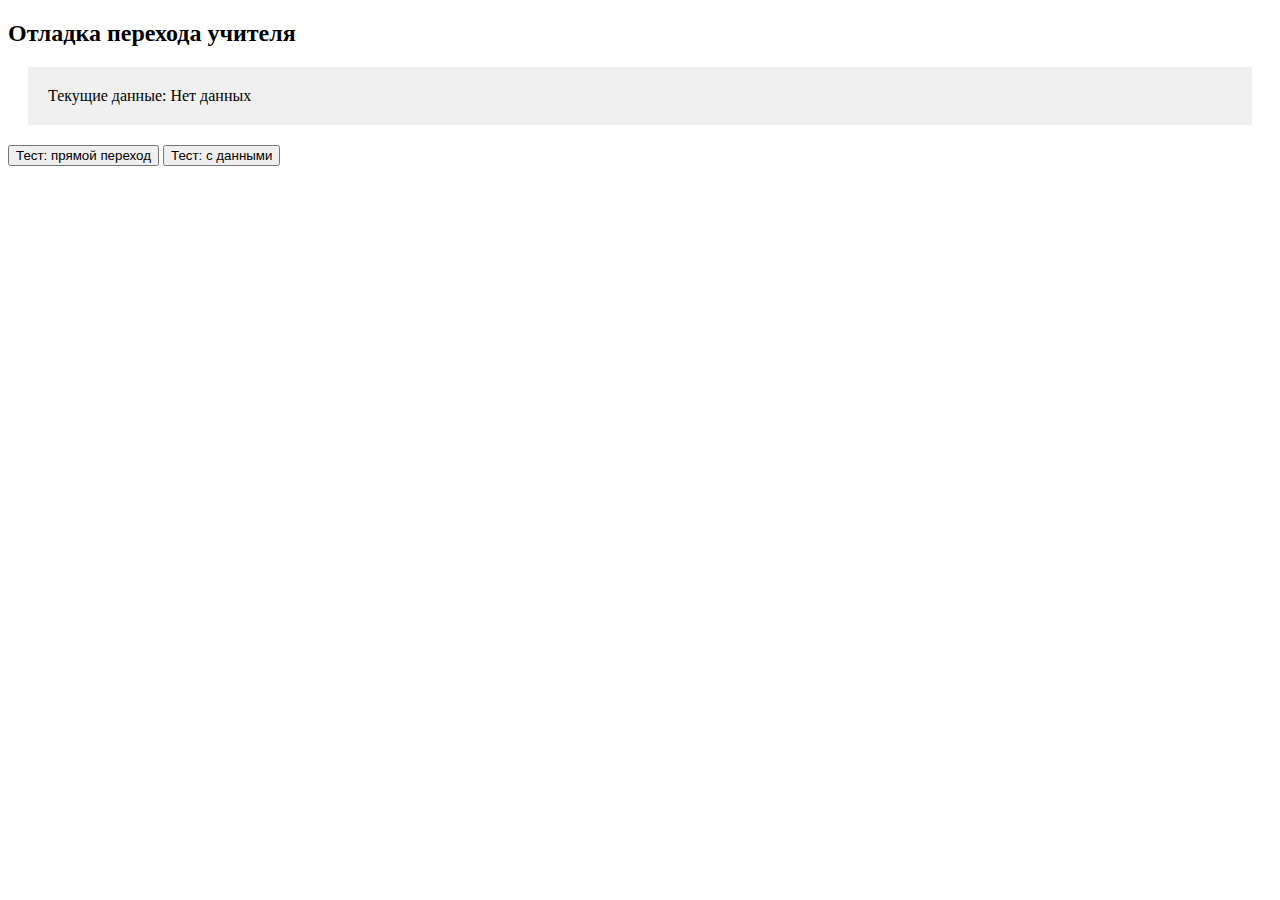
<file: debug-simple.html>
<!DOCTYPE html>
<html>
  <head>
    <title>Отладка</title>
  </head>
  <body>
    <h2>Отладка перехода учителя</h2>

    <div id="status" style="padding: 20px; background: #f0f0f0; margin: 20px">
      Проверяем...
    </div>

    <button onclick="testDirect()">Тест: прямой переход</button>
    <button onclick="testWithData()">Тест: с данными</button>

    <script>
      function updateStatus(msg) {
        document.getElementById("status").innerHTML = msg;
        console.log(msg);
      }

      function testDirect() {
        updateStatus("Пробуем прямой переход...");
        window.location.href = "teacher-dashboard.html";
      }

      function testWithData() {
        updateStatus("Создаем данные учителя...");

        // Создаем тестового учителя
        const testTeacher = {
          role: "teacher",
          name: "Тест Учитель",
          email: "teacher@test.ru",
          onboardingCompleted: true,
          registered: new Date().toISOString(),
        };

        // Сохраняем
        localStorage.setItem("marifa_user", JSON.stringify(testTeacher));
        updateStatus("Данные сохранены: " + JSON.stringify(testTeacher));

        // Ждем 1 секунду и переходим
        setTimeout(() => {
          updateStatus("Переходим...");
          window.location.href = "teacher-dashboard.html";
        }, 1000);
      }

      // При загрузке показываем текущие данные
      document.addEventListener("DOMContentLoaded", function () {
        const currentUser = localStorage.getItem("marifa_user");
        updateStatus("Текущие данные: " + (currentUser || "Нет данных"));
      });
    </script>
  </body>
</html>
</file>
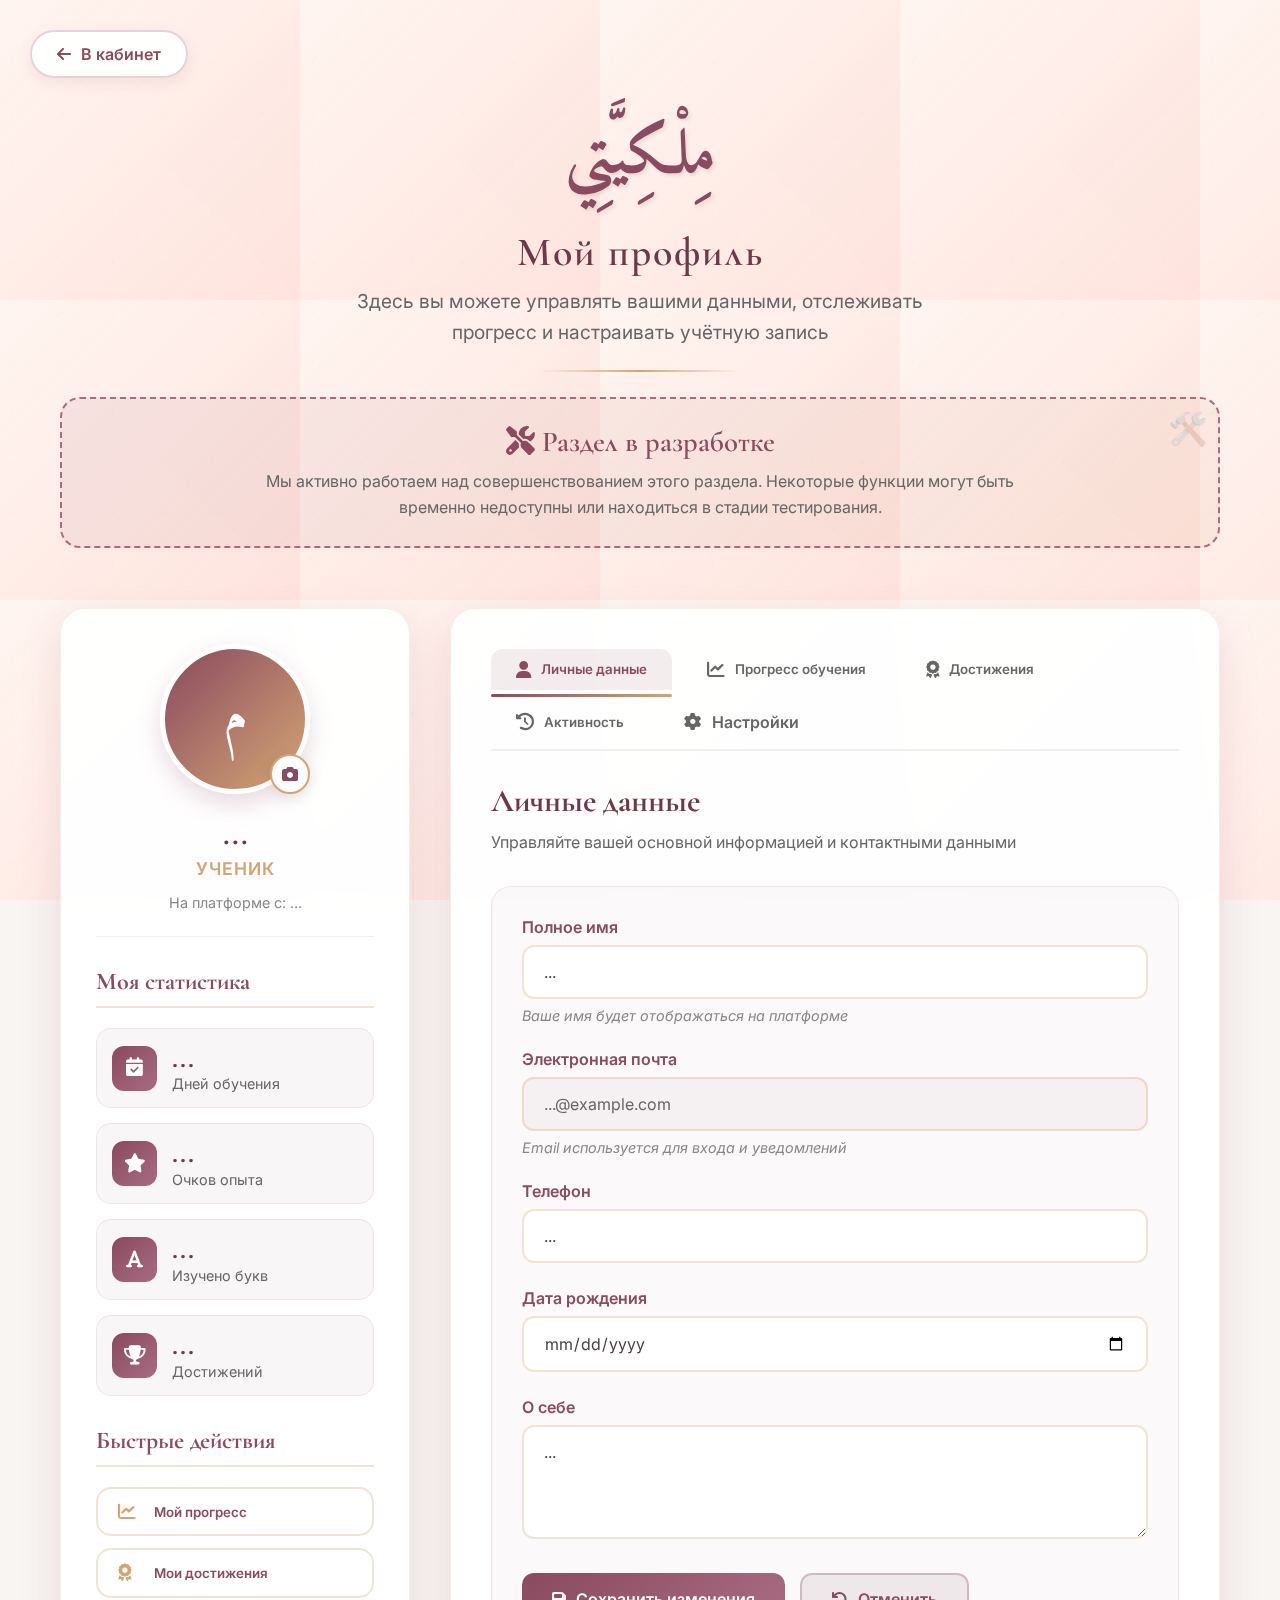
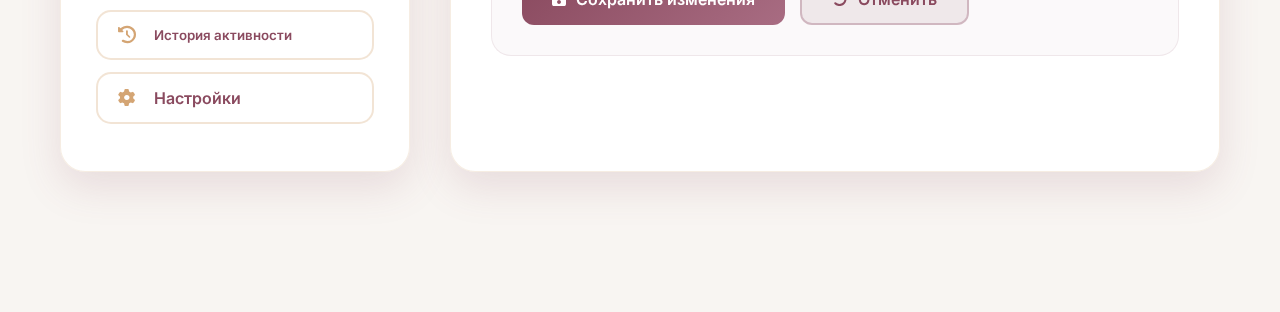
<file: profile.html>
<!DOCTYPE html>
<html lang="ru">
  <head>
    <meta charset="UTF-8" />
    <meta name="viewport" content="width=device-width, initial-scale=1.0" />
    <title>MA'RIFA - Мой профиль</title>
    <link rel="stylesheet" href="style.css" />
    <link rel="preconnect" href="https://fonts.googleapis.com" />
    <link rel="preconnect" href="https://fonts.gstatic.com" crossorigin />
    <link
      href="https://fonts.googleapis.com/css2?family=Amiri:wght@400;700;800&family=Cormorant+Garamond:wght@400;500;600;700;800&family=Inter:wght@400;500;600;700&display=swap"
      rel="stylesheet"
    />
    <link
      href="https://fonts.googleapis.com/css2?family=Lateef:wght@400;500;600;700&family=Noto+Naskh+Arabic:wght@400;500;600;700&display=swap"
      rel="stylesheet"
    />
    <link
      rel="stylesheet"
      href="https://cdnjs.cloudflare.com/ajax/libs/font-awesome/6.4.0/css/all.min.css"
    />

    <style>
      /* ===== ОСНОВНЫЕ СТИЛИ ПРОФИЛЯ ===== */
      * {
        margin: 0;
        padding: 0;
        box-sizing: border-box;
      }

      body {
        font-family: "Inter", sans-serif;
        min-height: 100vh;
        position: relative;
        overflow-x: hidden;
        background: #f8f5f2;
      }

      /* ===== ФОН ПЕРГАМЕНТА ===== */
      .profile-background {
        position: fixed;
        top: 0;
        left: 0;
        width: 100%;
        height: 100%;
        z-index: -2;
        background: linear-gradient(
            135deg,
            rgba(255, 245, 240, 0.98) 0%,
            rgba(255, 240, 235, 0.96) 25%,
            rgba(255, 235, 230, 0.94) 50%,
            rgba(255, 230, 225, 0.92) 75%,
            rgba(255, 225, 220, 0.9) 100%
          ),
          url('data:image/svg+xml,<svg width="100" height="100" xmlns="http://www.w3.org/2000/svg"><path d="M0,0 L100,0 L100,100 Z" fill="rgba(138, 74, 95, 0.03)"/></svg>');
        background-size: 300px 300px;
      }

      /* Текстура состаренной бумаги */
      .profile-background::before {
        content: "";
        position: absolute;
        top: 0;
        left: 0;
        width: 100%;
        height: 100%;
        background-image: radial-gradient(
            circle at 25% 25%,
            rgba(138, 74, 95, 0.03) 1px,
            transparent 1px
          ),
          radial-gradient(
            circle at 75% 75%,
            rgba(212, 165, 116, 0.03) 1px,
            transparent 1px
          );
        background-size: 50px 50px;
        pointer-events: none;
      }

      /* ===== КНОПКА НАЗАД ===== */
      .back-to-dashboard {
        position: fixed;
        top: 30px;
        left: 30px;
        z-index: 1000;
      }

      .back-btn {
        padding: 12px 25px;
        background: rgba(255, 255, 255, 0.95);
        border: 2px solid rgba(168, 108, 130, 0.3);
        border-radius: 50px;
        color: #8a4a5f;
        text-decoration: none;
        font-family: "Inter", sans-serif;
        font-weight: 600;
        display: flex;
        align-items: center;
        gap: 10px;
        transition: all 0.3s ease;
        backdrop-filter: blur(10px);
        box-shadow: 0 5px 15px rgba(138, 74, 95, 0.1);
      }

      .back-btn:hover {
        background: rgba(168, 108, 130, 0.1);
        transform: translateX(-5px);
        box-shadow: 0 8px 20px rgba(138, 74, 95, 0.15);
      }

      /* ===== ОСНОВНОЙ КОНТЕЙНЕР ===== */
      .profile-container {
        max-width: 1200px;
        margin: 0 auto;
        padding: 100px 20px 80px;
        position: relative;
        z-index: 1;
      }

      /* ===== ШАПКА ПРОФИЛЯ ===== */
      .profile-header {
        text-align: center;
        margin-bottom: 50px;
        position: relative;
      }

      .profile-header::after {
        content: "";
        position: absolute;
        bottom: -25px;
        left: 50%;
        transform: translateX(-50%);
        width: 200px;
        height: 2px;
        background: linear-gradient(90deg, transparent, #d4a574, transparent);
      }

      .profile-title-arabic {
        font-family: "Amiri", serif;
        font-size: 4rem;
        color: #8a4a5f;
        margin-bottom: 15px;
        text-shadow: 2px 2px 4px rgba(0, 0, 0, 0.1);
      }

      .profile-title-latin {
        font-family: "Cormorant Garamond", serif;
        font-size: 2.5rem;
        color: #6d394a;
        letter-spacing: 2px;
        margin-bottom: 10px;
        font-weight: 600;
      }

      .profile-subtitle {
        font-family: "Inter", sans-serif;
        font-size: 1.2rem;
        color: #666;
        max-width: 600px;
        margin: 0 auto;
        line-height: 1.6;
      }

      /* ===== УВЕДОМЛЕНИЕ О РАЗРАБОТКЕ ===== */
      .dev-banner {
        background: linear-gradient(
          135deg,
          rgba(168, 108, 130, 0.1),
          rgba(212, 165, 116, 0.1)
        );
        border: 2px dashed #a86c82;
        border-radius: 20px;
        padding: 25px 40px;
        margin: 40px 0 60px;
        text-align: center;
        position: relative;
        overflow: hidden;
      }

      .dev-banner::before {
        content: "🛠️";
        position: absolute;
        top: 10px;
        right: 10px;
        font-size: 2rem;
        opacity: 0.2;
      }

      .dev-banner h3 {
        font-family: "Cormorant Garamond", serif;
        font-size: 1.8rem;
        color: #8a4a5f;
        margin-bottom: 10px;
        font-weight: 600;
      }

      .dev-banner p {
        font-family: "Inter", sans-serif;
        color: #666;
        line-height: 1.6;
        max-width: 800px;
        margin: 0 auto;
      }

      /* ===== ОСНОВНОЙ КОНТЕНТ ===== */
      .profile-content {
        display: grid;
        grid-template-columns: 350px 1fr;
        gap: 40px;
        margin-bottom: 60px;
      }

      @media (max-width: 992px) {
        .profile-content {
          grid-template-columns: 1fr;
        }
      }

      /* ===== ЛЕВАЯ КОЛОНКА - ИНФОРМАЦИЯ ===== */
      .profile-sidebar {
        background: rgba(255, 255, 255, 0.95);
        border-radius: 25px;
        padding: 35px;
        box-shadow: 0 15px 40px rgba(138, 74, 95, 0.15);
        border: 1px solid rgba(212, 165, 116, 0.2);
        backdrop-filter: blur(10px);
        position: sticky;
        top: 100px;
        height: fit-content;
      }

      /* АВАТАР И ОСНОВНАЯ ИНФОРМАЦИЯ */
      .avatar-section {
        text-align: center;
        margin-bottom: 30px;
        padding-bottom: 25px;
        border-bottom: 1px solid rgba(138, 74, 95, 0.1);
      }

      .avatar-container {
        width: 150px;
        height: 150px;
        margin: 0 auto 20px;
        position: relative;
      }

      .avatar-image {
        width: 100%;
        height: 100%;
        border-radius: 50%;
        background: linear-gradient(135deg, #8a4a5f, #d4a574);
        display: flex;
        align-items: center;
        justify-content: center;
        color: white;
        font-size: 3.5rem;
        font-family: "Amiri", serif;
        box-shadow: 0 10px 25px rgba(138, 74, 95, 0.2);
        border: 5px solid white;
      }

      .avatar-change {
        position: absolute;
        bottom: 0;
        right: 0;
        background: white;
        width: 40px;
        height: 40px;
        border-radius: 50%;
        display: flex;
        align-items: center;
        justify-content: center;
        color: #8a4a5f;
        cursor: pointer;
        box-shadow: 0 5px 15px rgba(0, 0, 0, 0.1);
        border: 2px solid #d4a574;
        transition: all 0.3s ease;
      }

      .avatar-change:hover {
        background: #d4a574;
        color: white;
        transform: scale(1.1);
      }

      .user-name {
        font-family: "Cormorant Garamond", serif;
        font-size: 2rem;
        color: #6d394a;
        margin-bottom: 5px;
        font-weight: 700;
      }

      .user-role {
        font-family: "Inter", sans-serif;
        color: #d4a574;
        font-weight: 600;
        font-size: 1.1rem;
        margin-bottom: 15px;
        text-transform: uppercase;
        letter-spacing: 1px;
      }

      /* СТАТИСТИКА ПОЛЬЗОВАТЕЛЯ */
      .stats-section {
        margin-bottom: 30px;
      }

      .stats-title {
        font-family: "Cormorant Garamond", serif;
        font-size: 1.5rem;
        color: #8a4a5f;
        margin-bottom: 20px;
        padding-bottom: 10px;
        border-bottom: 2px solid rgba(212, 165, 116, 0.3);
      }

      .stats-grid {
        display: grid;
        grid-template-columns: 1fr;
        gap: 15px;
      }

      .stat-item {
        display: flex;
        align-items: center;
        gap: 15px;
        padding: 15px;
        background: rgba(138, 74, 95, 0.05);
        border-radius: 15px;
        border: 1px solid rgba(138, 74, 95, 0.1);
        transition: all 0.3s ease;
      }

      .stat-item:hover {
        background: rgba(138, 74, 95, 0.08);
        transform: translateY(-3px);
      }

      .stat-icon {
        width: 45px;
        height: 45px;
        background: linear-gradient(135deg, #8a4a5f, #a86c82);
        border-radius: 12px;
        display: flex;
        align-items: center;
        justify-content: center;
        color: white;
        font-size: 1.2rem;
      }

      .stat-info {
        flex: 1;
      }

      .stat-value {
        font-family: "Cormorant Garamond", serif;
        font-size: 1.8rem;
        color: #6d394a;
        font-weight: 700;
        line-height: 1;
      }

      .stat-label {
        font-family: "Inter", sans-serif;
        font-size: 0.9rem;
        color: #666;
        margin-top: 3px;
      }

      /* БЫСТРЫЕ ДЕЙСТВИЯ */
      .actions-section {
        margin-top: 30px;
      }

      .action-btn {
        width: 100%;
        padding: 14px 20px;
        margin-bottom: 12px;
        background: rgba(255, 255, 255, 0.9);
        border: 2px solid rgba(212, 165, 116, 0.3);
        border-radius: 15px;
        color: #8a4a5f;
        font-family: "Inter", sans-serif;
        font-weight: 600;
        cursor: pointer;
        display: flex;
        align-items: center;
        gap: 12px;
        transition: all 0.3s ease;
        text-align: left;
      }

      .action-btn:hover {
        background: rgba(212, 165, 116, 0.1);
        transform: translateX(5px);
        border-color: #d4a574;
      }

      .action-btn i {
        color: #d4a574;
        font-size: 1.1rem;
        width: 24px;
      }

      /* ===== ПРАВАЯ КОЛОНКА - ОСНОВНОЙ КОНТЕНТ ===== */
      .profile-main {
        background: rgba(255, 255, 255, 0.95);
        border-radius: 25px;
        padding: 40px;
        box-shadow: 0 15px 40px rgba(138, 74, 95, 0.15);
        border: 1px solid rgba(212, 165, 116, 0.2);
        backdrop-filter: blur(10px);
      }

      /* ВКЛАДКИ ПРОФИЛЯ */
      .profile-tabs {
        display: flex;
        gap: 10px;
        margin-bottom: 30px;
        border-bottom: 2px solid rgba(138, 74, 95, 0.1);
        padding-bottom: 5px;
        flex-wrap: wrap;
      }

      .tab {
        padding: 12px 25px;
        background: transparent;
        border: none;
        border-radius: 12px 12px 0 0;
        font-family: "Inter", sans-serif;
        font-weight: 600;
        color: #666;
        cursor: pointer;
        display: flex;
        align-items: center;
        gap: 10px;
        transition: all 0.3s ease;
        position: relative;
      }

      .tab:hover {
        color: #8a4a5f;
        background: rgba(138, 74, 95, 0.05);
      }

      .tab.active {
        color: #8a4a5f;
        background: rgba(138, 74, 95, 0.1);
      }

      .tab.active::after {
        content: "";
        position: absolute;
        bottom: -7px;
        left: 0;
        width: 100%;
        height: 3px;
        background: linear-gradient(90deg, #8a4a5f, #d4a574);
        border-radius: 3px;
      }

      .tab i {
        font-size: 1.1rem;
      }

      /* КОНТЕНТ ВКЛАДОК */
      .tab-content {
        display: none;
        animation: fadeIn 0.5s ease;
      }

      .tab-content.active {
        display: block;
      }

      @keyframes fadeIn {
        from {
          opacity: 0;
          transform: translateY(20px);
        }
        to {
          opacity: 1;
          transform: translateY(0);
        }
      }

      /* ЗАГОЛОВОК ВКЛАДКИ */
      .tab-header {
        margin-bottom: 30px;
      }

      .tab-title {
        font-family: "Cormorant Garamond", serif;
        font-size: 2rem;
        color: #6d394a;
        margin-bottom: 10px;
        font-weight: 700;
      }

      .tab-subtitle {
        font-family: "Inter", sans-serif;
        color: #666;
        line-height: 1.6;
      }

      /* ФОРМЫ */
      .form-section {
        background: rgba(138, 74, 95, 0.03);
        border-radius: 20px;
        padding: 30px;
        margin-bottom: 30px;
        border: 1px solid rgba(138, 74, 95, 0.1);
      }

      .form-group {
        margin-bottom: 25px;
      }

      .form-label {
        display: block;
        font-family: "Inter", sans-serif;
        font-weight: 600;
        color: #8a4a5f;
        margin-bottom: 8px;
        font-size: 1rem;
      }

      .form-control {
        width: 100%;
        padding: 15px 20px;
        border: 2px solid rgba(212, 165, 116, 0.3);
        border-radius: 12px;
        font-family: "Inter", sans-serif;
        font-size: 1rem;
        color: #4a4048;
        background: white;
        transition: all 0.3s ease;
      }

      .form-control:focus {
        outline: none;
        border-color: #d4a574;
        box-shadow: 0 0 0 3px rgba(212, 165, 116, 0.1);
      }

      .form-control:disabled {
        background: rgba(138, 74, 95, 0.05);
        color: #666;
        cursor: not-allowed;
      }

      .form-hint {
        font-family: "Inter", sans-serif;
        font-size: 0.9rem;
        color: #888;
        margin-top: 8px;
        font-style: italic;
      }

      /* КНОПКИ ФОРМЫ */
      .form-actions {
        display: flex;
        gap: 15px;
        margin-top: 30px;
      }

      .btn {
        padding: 14px 30px;
        border-radius: 12px;
        font-family: "Inter", sans-serif;
        font-weight: 600;
        cursor: pointer;
        display: flex;
        align-items: center;
        gap: 10px;
        transition: all 0.3s ease;
        border: none;
        font-size: 1rem;
      }

      .btn-primary {
        background: linear-gradient(135deg, #8a4a5f, #a86c82);
        color: white;
      }

      .btn-primary:hover {
        background: linear-gradient(135deg, #6d394a, #8a4a5f);
        transform: translateY(-3px);
        box-shadow: 0 10px 25px rgba(138, 74, 95, 0.2);
      }

      .btn-secondary {
        background: rgba(138, 74, 95, 0.1);
        color: #8a4a5f;
        border: 2px solid rgba(138, 74, 95, 0.3);
      }

      .btn-secondary:hover {
        background: rgba(138, 74, 95, 0.15);
        border-color: #8a4a5f;
      }

      .btn-success {
        background: linear-gradient(135deg, #d4a574, #c1955e);
        color: #2d1b4e;
      }

      .btn-success:hover {
        background: linear-gradient(135deg, #c1955e, #d4a574);
        transform: translateY(-3px);
        box-shadow: 0 10px 25px rgba(212, 165, 116, 0.3);
      }

      /* БАДЖИ ДОСТИЖЕНИЙ */
      .achievements-grid {
        display: grid;
        grid-template-columns: repeat(auto-fill, minmax(200px, 1fr));
        gap: 20px;
        margin-top: 30px;
      }

      .achievement-card {
        background: white;
        border-radius: 15px;
        padding: 20px;
        text-align: center;
        border: 2px solid rgba(212, 165, 116, 0.2);
        transition: all 0.3s ease;
      }

      .achievement-card:hover {
        transform: translateY(-5px);
        box-shadow: 0 10px 25px rgba(138, 74, 95, 0.1);
        border-color: #d4a574;
      }

      .achievement-icon {
        width: 60px;
        height: 60px;
        background: linear-gradient(135deg, #d4a574, #f5d5a6);
        border-radius: 50%;
        display: flex;
        align-items: center;
        justify-content: center;
        margin: 0 auto 15px;
        color: #6d394a;
        font-size: 1.8rem;
      }

      .achievement-title {
        font-family: "Cormorant Garamond", serif;
        font-size: 1.3rem;
        color: #6d394a;
        margin-bottom: 8px;
        font-weight: 600;
      }

      .achievement-desc {
        font-family: "Inter", sans-serif;
        color: #666;
        font-size: 0.9rem;
        line-height: 1.4;
      }

      /* КАРТОЧКИ АКТИВНОСТИ */
      .activity-timeline {
        margin-top: 30px;
      }

      .activity-item {
        display: flex;
        gap: 20px;
        padding: 20px;
        border-left: 3px solid #d4a574;
        margin-bottom: 20px;
        background: rgba(138, 74, 95, 0.03);
        border-radius: 0 15px 15px 0;
        transition: all 0.3s ease;
      }

      .activity-item:hover {
        background: rgba(138, 74, 95, 0.06);
        transform: translateX(5px);
      }

      .activity-icon {
        width: 50px;
        height: 50px;
        background: linear-gradient(135deg, #8a4a5f, #a86c82);
        border-radius: 12px;
        display: flex;
        align-items: center;
        justify-content: center;
        color: white;
        font-size: 1.2rem;
        flex-shrink: 0;
      }

      .activity-content {
        flex: 1;
      }

      .activity-title {
        font-family: "Cormorant Garamond", serif;
        font-size: 1.4rem;
        color: #6d394a;
        margin-bottom: 5px;
        font-weight: 600;
      }

      .activity-desc {
        font-family: "Inter", sans-serif;
        color: #666;
        line-height: 1.5;
        margin-bottom: 10px;
      }

      .activity-time {
        font-family: "Inter", sans-serif;
        color: #888;
        font-size: 0.9rem;
        font-style: italic;
      }

      /* ===== ПЛАВНЫЙ ПЕРЕХОД К ФУТЕРУ 
      .profile-footer-transition {
        position: relative;
        height: 150px;
        margin-top: 80px;
        overflow: hidden;
      }===== */

      .profile-wave {
        position: absolute;
        bottom: 0;
        left: 0;
        width: 100%;
        height: 100%;
        background: linear-gradient(
          to bottom,
          transparent,
          rgba(138, 74, 95, 0.05),
          rgba(138, 74, 95, 0.1),
          rgba(138, 74, 95, 0.15),
          rgba(138, 74, 95, 0.2)
        );
      }

      /* ===== АДАПТИВНОСТЬ ===== */
      @media (max-width: 768px) {
        .profile-title-arabic {
          font-size: 3rem;
        }

        .profile-title-latin {
          font-size: 2rem;
        }

        .profile-subtitle {
          font-size: 1.1rem;
        }

        .back-btn span {
          display: none;
        }

        .back-btn {
          padding: 10px;
          width: 45px;
          height: 45px;
          justify-content: center;
        }

        .profile-sidebar,
        .profile-main {
          padding: 25px;
        }

        .tab {
          padding: 10px 15px;
          font-size: 0.9rem;
        }

        .achievements-grid {
          grid-template-columns: repeat(auto-fill, minmax(150px, 1fr));
        }
      }

      @media (max-width: 480px) {
        .profile-container {
          padding: 80px 15px 60px;
        }

        .profile-title-arabic {
          font-size: 2.5rem;
        }

        .profile-title-latin {
          font-size: 1.8rem;
        }

        .avatar-container {
          width: 120px;
          height: 120px;
        }

        .avatar-image {
          font-size: 2.8rem;
        }

        .user-name {
          font-size: 1.6rem;
        }

        .tab-title {
          font-size: 1.6rem;
        }

        .form-actions {
          flex-direction: column;
        }

        .btn {
          width: 100%;
          justify-content: center;
        }
      }

      /* ===== ДЕКОРАТИВНЫЕ ЭЛЕМЕНТЫ ===== */
      .profile-decoration {
        position: fixed;
        top: 0;
        left: 0;
        width: 100%;
        height: 100%;
        pointer-events: none;
        z-index: 0;
        overflow: hidden;
      }

      .floating-dot {
        position: absolute;
        width: 6px;
        height: 6px;
        background: rgba(212, 165, 116, 0.3);
        border-radius: 50%;
        animation: float 15s infinite linear;
      }

      @keyframes float {
        0% {
          transform: translate(0, 0);
        }
        25% {
          transform: translate(20px, 30px);
        }
        50% {
          transform: translate(0, 60px);
        }
        75% {
          transform: translate(-20px, 30px);
        }
        100% {
          transform: translate(0, 0);
        }
      }
    </style>
  </head>
  <body>
    <!-- ФОН ПЕРГАМЕНТА -->
    <div class="profile-background"></div>

    <!-- ДЕКОРАТИВНЫЕ ЭЛЕМЕНТЫ -->
    <div class="profile-decoration" id="decoration"></div>

    <!-- КНОПКА НАЗАД -->
    <div class="back-to-dashboard">
      <a href="dashboard.html" class="back-btn">
        <i class="fas fa-arrow-left"></i>
        <span>В кабинет</span>
      </a>
    </div>

    <!-- ОСНОВНОЙ КОНТЕЙНЕР -->
    <main class="profile-container">
      <!-- ШАПКА ПРОФИЛЯ -->
      <header class="profile-header">
        <h1 class="profile-title-arabic">مِلْكِيَّتِي</h1>
        <h2 class="profile-title-latin">Мой профиль</h2>
        <p class="profile-subtitle">
          Здесь вы можете управлять вашими данными, отслеживать прогресс и
          настраивать учётную запись
        </p>
      </header>

      <!-- УВЕДОМЛЕНИЕ О РАЗРАБОТКЕ -->
      <div class="dev-banner">
        <h3><i class="fas fa-tools"></i> Раздел в разработке</h3>
        <p>
          Мы активно работаем над совершенствованием этого раздела. Некоторые
          функции могут быть временно недоступны или находиться в стадии
          тестирования.
        </p>
      </div>

      <!-- ОСНОВНОЙ КОНТЕНТ -->
      <div class="profile-content">
        <!-- ЛЕВАЯ КОЛОНКА -->
        <aside class="profile-sidebar">
          <!-- АВАТАР И ОСНОВНАЯ ИНФОРМАЦИЯ -->
          <div class="avatar-section">
            <div class="avatar-container">
              <div class="avatar-image" id="userAvatar">م</div>
              <div class="avatar-change" title="Сменить аватар">
                <i class="fas fa-camera"></i>
              </div>
            </div>
            <h2 class="user-name" id="userName">...</h2>
            <div class="user-role" id="userRole">Ученик</div>
            <p style="color: #888; font-size: 0.9rem">На платформе с: ...</p>
          </div>

          <!-- СТАТИСТИКА -->
          <div class="stats-section">
            <h3 class="stats-title">Моя статистика</h3>
            <div class="stats-grid">
              <div class="stat-item">
                <div class="stat-icon">
                  <i class="fas fa-calendar-check"></i>
                </div>
                <div class="stat-info">
                  <div class="stat-value">...</div>
                  <div class="stat-label">Дней обучения</div>
                </div>
              </div>
              <div class="stat-item">
                <div class="stat-icon">
                  <i class="fas fa-star"></i>
                </div>
                <div class="stat-info">
                  <div class="stat-value">...</div>
                  <div class="stat-label">Очков опыта</div>
                </div>
              </div>
              <div class="stat-item">
                <div class="stat-icon">
                  <i class="fas fa-font"></i>
                </div>
                <div class="stat-info">
                  <div class="stat-value">...</div>
                  <div class="stat-label">Изучено букв</div>
                </div>
              </div>
              <div class="stat-item">
                <div class="stat-icon">
                  <i class="fas fa-trophy"></i>
                </div>
                <div class="stat-info">
                  <div class="stat-value">...</div>
                  <div class="stat-label">Достижений</div>
                </div>
              </div>
            </div>
          </div>

          <!-- БЫСТРЫЕ ДЕЙСТВИЯ -->
          <div class="actions-section">
            <h3 class="stats-title">Быстрые действия</h3>
            <button class="action-btn" onclick="showTab('progress')">
              <i class="fas fa-chart-line"></i>
              <span>Мой прогресс</span>
            </button>
            <button class="action-btn" onclick="showTab('achievements')">
              <i class="fas fa-award"></i>
              <span>Мои достижения</span>
            </button>
            <button class="action-btn" onclick="showTab('activity')">
              <i class="fas fa-history"></i>
              <span>История активности</span>
            </button>
            <a
              href="nastroy.html"
              class="action-btn"
              style="text-decoration: none"
            >
              <i class="fas fa-cog"></i>
              <span>Настройки</span>
            </a>
          </div>
        </aside>

        <!-- ПРАВАЯ КОЛОНКА -->
        <div class="profile-main">
          <!-- ВКЛАДКИ -->
          <nav class="profile-tabs">
            <button
              class="tab active"
              data-tab="personal"
              onclick="showTab('personal')"
            >
              <i class="fas fa-user"></i>
              <span>Личные данные</span>
            </button>
            <button
              class="tab"
              data-tab="progress"
              onclick="showTab('progress')"
            >
              <i class="fas fa-chart-line"></i>
              <span>Прогресс обучения</span>
            </button>
            <button
              class="tab"
              data-tab="achievements"
              onclick="showTab('achievements')"
            >
              <i class="fas fa-award"></i>
              <span>Достижения</span>
            </button>
            <button
              class="tab"
              data-tab="activity"
              onclick="showTab('activity')"
            >
              <i class="fas fa-history"></i>
              <span>Активность</span>
            </button>
            <a href="nastroy.html" class="tab" style="text-decoration: none">
              <i class="fas fa-cog"></i>
              <span>Настройки</span>
            </a>
          </nav>

          <!-- СОДЕРЖИМОЕ ВКЛАДОК -->

          <!-- ВКЛАДКА 1: ЛИЧНЫЕ ДАННЫЕ -->
          <div id="personal-tab" class="tab-content active">
            <div class="tab-header">
              <h3 class="tab-title">Личные данные</h3>
              <p class="tab-subtitle">
                Управляйте вашей основной информацией и контактными данными
              </p>
            </div>

            <div class="form-section">
              <div class="form-group">
                <label class="form-label">Полное имя</label>
                <input
                  type="text"
                  class="form-control"
                  id="fullName"
                  value="..."
                />
                <p class="form-hint">
                  Ваше имя будет отображаться на платформе
                </p>
              </div>

              <div class="form-group">
                <label class="form-label">Электронная почта</label>
                <input
                  type="email"
                  class="form-control"
                  id="email"
                  value="...@example.com"
                  disabled
                />
                <p class="form-hint">
                  Email используется для входа и уведомлений
                </p>
              </div>

              <div class="form-group">
                <label class="form-label">Телефон</label>
                <input type="tel" class="form-control" id="phone" value="..." />
              </div>

              <div class="form-group">
                <label class="form-label">Дата рождения</label>
                <input
                  type="date"
                  class="form-control"
                  id="birthDate"
                  value="0000-00-00"
                />
              </div>

              <div class="form-group">
                <label class="form-label">О себе</label>
                <textarea
                  class="form-control"
                  id="bio"
                  rows="4"
                  placeholder="Расскажите о себе..."
                >
...</textarea
                >
              </div>

              <div class="form-actions">
                <button class="btn btn-primary" onclick="savePersonalData()">
                  <i class="fas fa-save"></i> Сохранить изменения
                </button>
                <button class="btn btn-secondary" onclick="resetForm()">
                  <i class="fas fa-undo"></i> Отменить
                </button>
              </div>
            </div>
          </div>

          <!-- ВКЛАДКА 2: ПРОГРЕСС ОБУЧЕНИЯ -->
          <div id="progress-tab" class="tab-content">
            <div class="tab-header">
              <h3 class="tab-title">Прогресс обучения</h3>
              <p class="tab-subtitle">
                Отслеживайте ваш прогресс в изучении таджвида
              </p>
            </div>

            <div class="form-section">
              <h4
                style="
                  color: #6d394a;
                  margin-bottom: 20px;
                  font-family: 'Cormorant Garamond';
                  font-size: 1.4rem;
                "
              >
                <i class="fas fa-font"></i> Арабский алфавит
              </h4>

              <!-- Прогресс-бар алфавита -->
              <div style="margin-bottom: 30px">
                <div
                  style="
                    display: flex;
                    justify-content: space-between;
                    margin-bottom: 10px;
                  "
                >
                  <span style="color: #666">Изучено букв</span>
                  <span style="color: #8a4a5f; font-weight: 600"
                    >18 из 28 (64%)</span
                  >
                </div>
                <div
                  style="
                    height: 12px;
                    background: rgba(138, 74, 95, 0.1);
                    border-radius: 6px;
                    overflow: hidden;
                  "
                >
                  <div
                    style="
                      height: 100%;
                      width: 64%;
                      background: linear-gradient(90deg, #8a4a5f, #d4a574);
                      border-radius: 6px;
                    "
                  ></div>
                </div>
              </div>

              <h4
                style="
                  color: #6d394a;
                  margin: 30px 0 20px;
                  font-family: 'Cormorant Garamond';
                  font-size: 1.4rem;
                "
              >
                <i class="fas fa-book-open"></i> Разделы таджвида
              </h4>

              <div
                style="
                  display: grid;
                  grid-template-columns: repeat(auto-fill, minmax(250px, 1fr));
                  gap: 20px;
                "
              >
                <div
                  style="
                    background: white;
                    padding: 20px;
                    border-radius: 15px;
                    border: 1px solid rgba(212, 165, 116, 0.2);
                  "
                >
                  <div
                    style="
                      display: flex;
                      justify-content: space-between;
                      margin-bottom: 15px;
                    "
                  >
                    <span style="color: #6d394a; font-weight: 600"
                      >Махрадж</span
                    >
                    <span style="color: #4caf50; font-weight: 600">90%</span>
                  </div>
                  <div
                    style="
                      height: 8px;
                      background: rgba(76, 175, 80, 0.2);
                      border-radius: 4px;
                      overflow: hidden;
                    "
                  >
                    <div
                      style="
                        height: 100%;
                        width: 90%;
                        background: #4caf50;
                        border-radius: 4px;
                      "
                    ></div>
                  </div>
                </div>

                <div
                  style="
                    background: white;
                    padding: 20px;
                    border-radius: 15px;
                    border: 1px solid rgba(212, 165, 116, 0.2);
                  "
                >
                  <div
                    style="
                      display: flex;
                      justify-content: space-between;
                      margin-bottom: 15px;
                    "
                  >
                    <span style="color: #6d394a; font-weight: 600">Сыфат</span>
                    <span style="color: #ff9800; font-weight: 600">65%</span>
                  </div>
                  <div
                    style="
                      height: 8px;
                      background: rgba(255, 152, 0, 0.2);
                      border-radius: 4px;
                      overflow: hidden;
                    "
                  >
                    <div
                      style="
                        height: 100%;
                        width: 65%;
                        background: #ff9800;
                        border-radius: 4px;
                      "
                    ></div>
                  </div>
                </div>

                <div
                  style="
                    background: white;
                    padding: 20px;
                    border-radius: 15px;
                    border: 1px solid rgba(212, 165, 116, 0.2);
                  "
                >
                  <div
                    style="
                      display: flex;
                      justify-content: space-between;
                      margin-bottom: 15px;
                    "
                  >
                    <span style="color: #6d394a; font-weight: 600">Мадд</span>
                    <span style="color: #2196f3; font-weight: 600">40%</span>
                  </div>
                  <div
                    style="
                      height: 8px;
                      background: rgba(33, 150, 243, 0.2);
                      border-radius: 4px;
                      overflow: hidden;
                    "
                  >
                    <div
                      style="
                        height: 100%;
                        width: 40%;
                        background: #2196f3;
                        border-radius: 4px;
                      "
                    ></div>
                  </div>
                </div>
              </div>

              <div class="form-actions" style="margin-top: 30px">
                <button class="btn btn-success" onclick="exportProgress()">
                  <i class="fas fa-download"></i> Экспорт прогресса
                </button>
                <button class="btn btn-secondary" onclick="resetProgress()">
                  <i class="fas fa-redo"></i> Сбросить прогресс
                </button>
              </div>
            </div>
          </div>

          <!-- ВКЛАДКА 3: ДОСТИЖЕНИЯ -->
          <div id="achievements-tab" class="tab-content">
            <div class="tab-header">
              <h3 class="tab-title">Мои достижения</h3>
              <p class="tab-subtitle">
                Заработанные награды за успехи в обучении
              </p>
            </div>

            <div class="achievements-grid">
              <div class="achievement-card">
                <div class="achievement-icon">
                  <i class="fas fa-star"></i>
                </div>
                <h4 class="achievement-title">Первый шаг</h4>
                <p class="achievement-desc">Начало обучения на платформе</p>
              </div>

              <div class="achievement-card">
                <div class="achievement-icon">
                  <i class="fas fa-font"></i>
                </div>
                <h4 class="achievement-title">Алиф мастер</h4>
                <p class="achievement-desc">Изучено 10 арабских букв</p>
              </div>

              <div class="achievement-card">
                <div class="achievement-icon">
                  <i class="fas fa-brain"></i>
                </div>
                <h4 class="achievement-title">///</h4>
                <p class="achievement-desc">///</p>
              </div>

              <div class="achievement-card">
                <div class="achievement-icon">
                  <i class="fas fa-gamepad"></i>
                </div>
                <h4 class="achievement-title">Игроман</h4>
                <p class="achievement-desc">Сыграл 50 игр на площадке</p>
              </div>

              <div class="achievement-card">
                <div class="achievement-icon">
                  <i class="fas fa-fire"></i>
                </div>
                <h4 class="achievement-title">Серия побед</h4>
                <p class="achievement-desc">10 правильных ответов подряд</p>
              </div>

              <div class="achievement-card">
                <div class="achievement-icon">
                  <i class="fas fa-calendar"></i>
                </div>
                <h4 class="achievement-title">Регулярность</h4>
                <p class="achievement-desc">30 дней обучения подряд</p>
              </div>
            </div>
          </div>

          <!-- ВКЛАДКА 4: АКТИВНОСТЬ -->
          <div id="activity-tab" class="tab-content">
            <div class="tab-header">
              <h3 class="tab-title">История активности</h3>
              <p class="tab-subtitle">Ваши последние действия на платформе</p>
            </div>

            <div class="activity-timeline">
              <div class="activity-item">
                <div class="activity-icon">
                  <i class="fas fa-gamepad"></i>
                </div>
                <div class="activity-content">
                  <h4 class="activity-title">
                    Завершена игра "Арабский алфавит"
                  </h4>
                  <p class="activity-desc">
                    Набрано 240 очков, изучено 3 новые буквы
                  </p>
                  <div class="activity-time">Сегодня, 14:30</div>
                </div>
              </div>

              <div class="activity-item">
                <div class="activity-icon">
                  <i class="fas fa-book-open"></i>
                </div>
                <div class="activity-content">
                  <h4 class="activity-title">Изучен раздел "Махрадж"</h4>
                  <p class="activity-desc">Завершён урок "Горловые буквы"</p>
                  <div class="activity-time">Вчера, 19:15</div>
                </div>
              </div>

              <div class="activity-item">
                <div class="activity-icon">
                  <i class="fas fa-trophy"></i>
                </div>
                <div class="activity-content">
                  <h4 class="activity-title">Получено достижение</h4>
                  <p class="activity-desc">"" - изучен алфавит</p>
                  <div class="activity-time">2 дня назад, 11:45</div>
                </div>
              </div>

              <div class="activity-item">
                <div class="activity-icon">
                  <i class="fas fa-user-edit"></i>
                </div>
                <div class="activity-content">
                  <h4 class="activity-title">Обновлён профиль</h4>
                  <p class="activity-desc">Изменена информация о себе</p>
                  <div class="activity-time">3 дня назад, 09:20</div>
                </div>
              </div>
            </div>
          </div>

          <!-- ВКЛАДКА 5: НАСТРОЙКИ -->
          <div id="settings-tab" class="tab-content">
            <div class="tab-header">
              <h3 class="tab-title">Настройки аккаунта</h3>
              <p class="tab-subtitle">
                Управление настройками платформы и уведомлениями
              </p>
            </div>

            <div class="form-section">
              <h4
                style="
                  color: #6d394a;
                  margin-bottom: 25px;
                  font-family: 'Cormorant Garamond';
                  font-size: 1.4rem;
                "
              >
                <i class="fas fa-bell"></i> Уведомления
              </h4>

              <div style="margin-bottom: 30px">
                <label
                  style="
                    display: flex;
                    align-items: center;
                    gap: 15px;
                    margin-bottom: 15px;
                    cursor: pointer;
                  "
                >
                  <input
                    type="checkbox"
                    checked
                    style="width: 20px; height: 20px"
                  />
                  <span style="color: #4a4048; font-weight: 500"
                    >Уведомления о новых уроках</span
                  >
                </label>

                <label
                  style="
                    display: flex;
                    align-items: center;
                    gap: 15px;
                    margin-bottom: 15px;
                    cursor: pointer;
                  "
                >
                  <input
                    type="checkbox"
                    checked
                    style="width: 20px; height: 20px"
                  />
                  <span style="color: #4a4048; font-weight: 500"
                    >Напоминания о занятиях</span
                  >
                </label>

                <label
                  style="
                    display: flex;
                    align-items: center;
                    gap: 15px;
                    margin-bottom: 15px;
                    cursor: pointer;
                  "
                >
                  <input
                    type="checkbox"
                    style="width: 20px; height: 20px"
                  /><span style="color: #4a4048; font-weight: 500"
                    >Рекомендации по обучению</span
                  >
                </label>
              </div>

              <h4
                style="
                  color: #6d394a;
                  margin: 30px 0 25px;
                  font-family: 'Cormorant Garamond';
                  font-size: 1.4rem;
                "
              >
                <i class="fas fa-palette"></i> Внешний вид
              </h4>

              <div
                style="
                  display: grid;
                  grid-template-columns: repeat(auto-fill, minmax(200px, 1fr));
                  gap: 20px;
                  margin-bottom: 30px;
                "
              >
                <div
                  style="
                    background: linear-gradient(135deg, #8a4a5f, #a86c82);
                    color: white;
                    padding: 15px;
                    border-radius: 12px;
                    text-align: center;
                    cursor: pointer;
                  "
                >
                  Розовая тема
                </div>
                <div
                  style="
                    background: linear-gradient(135deg, #2d1b4e, #4a2c7a);
                    color: white;
                    padding: 15px;
                    border-radius: 12px;
                    text-align: center;
                    cursor: pointer;
                  "
                >
                  Тёмная тема
                </div>
                <div
                  style="
                    background: linear-gradient(135deg, #d4a574, #f5d5a6);
                    color: #2d1b4e;
                    padding: 15px;
                    border-radius: 12px;
                    text-align: center;
                    cursor: pointer;
                  "
                >
                  Светлая тема
                </div>
              </div>

              <h4
                style="
                  color: #6d394a;
                  margin: 30px 0 25px;
                  font-family: 'Cormorant Garamond';
                  font-size: 1.4rem;
                "
              >
                <i class="fas fa-shield-alt"></i> Безопасность
              </h4>

              <div class="form-actions">
                <button class="btn btn-primary" onclick="changePassword()">
                  <i class="fas fa-key"></i> Сменить пароль
                </button>
                <button class="btn btn-secondary" onclick="deleteAccount()">
                  <i class="fas fa-trash"></i> Удалить аккаунт
                </button>
              </div>
            </div>
          </div>
        </div>
      </div>

      <!-- ПЛАВНЫЙ ПЕРЕХОД К ФУТЕРУ 
      <div class="profile-footer-transition">
        <div class="profile-wave"></div>
      </div>
    </main>

     ФУТЕР 
    <footer class="main-footer">
      <div class="footer-container">
        <div class="footer-logo">
          <span class="footer-arabic">مَعْرِفَة</span>
          <span class="footer-latin">MA'RIFA</span>
        </div>
        <div class="footer-text">
          <p>Путь к совершенному чтению начинается здесь</p>
        </div>
        <div class="footer-divider">
          <div class="footer-line"></div>
          <div class="footer-dot"></div>
          <div class="footer-line"></div>
        </div>
        <div class="footer-copyright">
          © 2026 MA'RIFA. Искусство Таджвида. Все права сохранены.
        </div>
      </div>
    </footer>-->

    <script>
      document.addEventListener('DOMContentLoaded', function() {
          console.log('👤 Страница профиля загружена');

          // Инициализация декоративных элементов
          initDecorations();

          // Загрузка данных пользователя
          loadUserData();

          // Инициализация вкладок
          initTabs();

          // Анимация появления элементов
          animateElements();
      });

      // ===== ФУНКЦИИ =====

      function initDecorations() {
          const container = document.getElementById('decoration');
          for (let i = 0; i < 15; i++) {
              const dot = document.createElement('div');
              dot.className = 'floating-dot';
              dot.style.left = ${Math.random() * 100}%;
              dot.style.top = ${Math.random() * 100}%;
              dot.style.width = dot.style.height = ${3 + Math.random() * 4}px;dot.style.animationDuration = ${10 + Math.random() * 20}s;
              dot.style.animationDelay = ${Math.random() * 5}s;
              container.appendChild(dot);
          }
      }

      function loadUserData() {
          try {
              // Загружаем данные пользователя из localStorage
              const userData = JSON.parse(localStorage.getItem('marifa_currentUser')) || {
                  name: '...',
                  role: 'Ученик',
                  email: '...@example.com',
                  joinDate: '00.00.0000'
              };

              // Обновляем элементы на странице
              document.getElementById('userName').textContent = userData.name;
              document.getElementById('userRole').textContent = userData.role;
              document.getElementById('fullName').value = userData.name;
              document.getElementById('email').value = userData.email;

              // Устанавливаем первую букву имени как аватар
              const firstLetter = userData.name.charAt(0);
              document.getElementById('userAvatar').textContent = firstLetter === 'А' ? 'م' : firstLetter;

              console.log('✅ Данные пользователя загружены:', userData);
          } catch (error) {
              console.log('❌ Ошибка загрузки данных:', error);
          }
      }

      function initTabs() {
          // Показываем первую вкладку
          showTab('personal');

          // Добавляем обработчики для быстрых действий
          document.querySelectorAll('.action-btn').forEach(btn => {
              btn.addEventListener('click', function() {
                  const tabs = this.textContent.toLowerCase();
                  if (tabs.includes('прогресс')) showTab('progress');
                  else if (tabs.includes('достижения')) showTab('achievements');
                  else if (tabs.includes('активность')) showTab('activity');
                  else if (tabs.includes('настройки')) showTab('settings');
              });
          });
      }

      function showTab(tabName) {
          // Скрываем все вкладки
          document.querySelectorAll('.tab-content').forEach(tab => {
              tab.classList.remove('active');
          });

          // Убираем активный класс у всех кнопок вкладок
          document.querySelectorAll('.tab').forEach(tab => {
              tab.classList.remove('active');
          });

          // Показываем выбранную вкладку
          document.getElementById(tabName + '-tab').classList.add('active');

          // Активируем соответствующую кнопку
          document.querySelector(`.tab[data-tab="${tabName}"]`).classList.add('active');

          // Прокручиваем к началу вкладки
          document.getElementById(tabName + '-tab').scrollIntoView({ behavior: 'smooth', block: 'start' });
      }

      function savePersonalData() {
          const name = document.getElementById('fullName').value;
          const phone = document.getElementById('phone').value;
          const birthDate = document.getElementById('birthDate').value;
          const bio = document.getElementById('bio').value;

          // Сохраняем в localStorage
          const userData = JSON.parse(localStorage.getItem('marifa_currentUser') || '{}');
          userData.name = name;
          userData.phone = phone;
          userData.birthDate = birthDate;
          userData.bio = bio;

          localStorage.setItem('marifa_currentUser', JSON.stringify(userData));

          // Обновляем отображение
          document.getElementById('userName').textContent = name;
          document.getElementById('userAvatar').textContent = name.charAt(0) === 'А' ? 'م' : name.charAt(0);

          // Показываем уведомлениеshowNotification('Данные успешно сохранены!', 'success');

          // Добавляем запись в активность
          addActivity('Обновлён профиль', 'Изменена личная информация', 'Только что');
      }

      function resetForm() {
          loadUserData();
          showNotification('Изменения отменены', 'info');
      }

      function exportProgress() {
          showNotification('Экспорт прогресса начат...', 'info');
          // В реальном приложении здесь будет экспорт данных
          setTimeout(() => {
              showNotification('Прогресс успешно экспортирован!', 'success');
          }, 1500);
      }

      function resetProgress() {
          if (confirm('Вы уверены, что хотите сбросить весь прогресс? Это действие нельзя отменить.')) {
              showNotification('Прогресс сброшен', 'info');
              // В реальном приложении здесь будет сброс прогресса
          }
      }

      function changePassword() {
          const newPassword = prompt('Введите новый пароль:');
          if (newPassword && newPassword.length >= 6) {
              showNotification('Пароль успешно изменён!', 'success');
          } else if (newPassword) {
              showNotification('Пароль должен содержать минимум 6 символов', 'error');
          }
      }

      function deleteAccount() {
          if (confirm('Вы уверены, что хотите удалить аккаунт? Все ваши данные будут удалены безвозвратно.')) {
              showNotification('Аккаунт помечен на удаление...', 'info');
              // В реальном приложении здесь будет удаление аккаунта
          }
      }

      function addActivity(title, description, time) {
          const timeline = document.querySelector('.activity-timeline');
          const activityItem = document.createElement('div');
          activityItem.className = 'activity-item';
          activityItem.innerHTML = `
              <div class="activity-icon">
                  <i class="fas fa-user-edit"></i>
              </div>
              <div class="activity-content">
                  <h4 class="activity-title">${title}</h4>
                  <p class="activity-desc">${description}</p>
                  <div class="activity-time">${time}</div>
              </div>
          `;
          timeline.insertBefore(activityItem, timeline.firstChild);
      }

      function showNotification(message, type) {
          const notification = document.createElement('div');
          notification.style.cssText = `
              position: fixed;
              top: 20px;
              right: 20px;
              background: ${type === 'success' ? '#4CAF50' : type === 'error' ? '#F44336' : '#2196F3'};
              color: white;
              padding: 15px 25px;
              border-radius: 12px;
              box-shadow: 0 10px 30px rgba(0,0,0,0.2);
              z-index: 9999;
              animation: slideIn 0.3s ease;
              font-family: 'Inter', sans-serif;
              font-weight: 500;
              display: flex;
              align-items: center;
              gap: 10px;
          `;

          notification.innerHTML = `
              <i class="fas fa-${type === 'success' ? 'check-circle' : type === 'error' ? 'exclamation-circle' : 'info-circle'}"></i>
              ${message}
          `;

          document.body.appendChild(notification);

          setTimeout(() => {
              notification.style.animation = 'slideOut 0.3s ease';
              setTimeout(() => notification.remove(), 300);
          }, 3000);

          // Добавляем стили анимации
          if (!document.getElementById('notification-styles')) {
              const style = document.createElement('style');
              style.id = 'notification-styles';
              style.textContent = `
                  @keyframes slideIn {
                      from { transform: translateX(100%); opacity: 0; }to { transform: translateX(0); opacity: 1; }
                  }
                  @keyframes slideOut {
                      from { transform: translateX(0); opacity: 1; }
                      to { transform: translateX(100%); opacity: 0; }
                  }
              `;
              document.head.appendChild(style);
          }
      }

      function animateElements() {
          const elements = document.querySelectorAll('.profile-sidebar, .profile-main, .dev-banner');
          elements.forEach((el, index) => {
              el.style.opacity = '0';
              el.style.transform = 'translateY(30px)';
              setTimeout(() => {
                  el.style.transition = 'all 0.6s cubic-bezier(0.4, 0, 0.2, 1)';
                  el.style.opacity = '1';
                  el.style.transform = 'translateY(0)';
              }, index * 200);
          });
      }

      // ===== ГЛОБАЛЬНЫЙ ЭКСПОРТ ДЛЯ ОТЛАДКИ =====
      window.debugProfile = {
          getUserData: () => JSON.parse(localStorage.getItem('marifa_currentUser') || '{}'),
          setUserData: (data) => localStorage.setItem('marifa_currentUser', JSON.stringify(data)),
          resetProfile: () => {
              localStorage.removeItem('marifa_currentUser');
              location.reload();
          }
      };

      console.log('✅ Профиль инициализирован');
    </script>
  </body>
</html>
</file>
<file: style.css>
/* ===== ОСНОВНЫЕ СТИЛИ ===== */
:root {
  --color-primary: #8a4a5f;
  --color-primary-light: #a86c82;
  --color-primary-dark: #6d394a;
  --color-secondary: #d4a574;
  --color-secondary-light: #f5d5a6;
  --color-text: #4a4048;
  --color-text-light: #8e8890;
  --color-white: #ffffff;
  --color-white-transparent: rgba(255, 255, 255, 0.9);
  --color-overlay: rgba(138, 74, 95, 0.7);
  --color-overlay-light: rgba(168, 108, 130, 0.4);
  --color-border: rgba(138, 74, 95, 0.2);
  --color-shadow: rgba(74, 64, 72, 0.1);
  --color-glow: rgba(212, 165, 116, 0.3);
}

* {
  margin: 0;
  padding: 0;
  box-sizing: border-box;
}

html {
  scroll-behavior: smooth;
  font-size: 16px;
}

body {
  font-family: "Inter", sans-serif;
  color: var(--color-text);
  overflow-x: hidden;
  position: relative;
  min-height: 100vh;
  -webkit-font-smoothing: antialiased;
  -moz-osx-font-smoothing: grayscale;
}

/* ===== ФОН ===== */
.background-image {
  position: fixed;
  top: 0;
  left: 0;
  width: 100%;
  height: 100%;
  background-image: url("images/nebo11.jpg");
  background-size: cover;
  background-position: center;
  background-attachment: fixed;
  z-index: -2;
  filter: brightness(1.1) contrast(1.1);
}

.background-overlay {
  position: fixed;
  top: 0;
  left: 0;
  width: 100%;
  height: 100%;
  background: linear-gradient(
    135deg,
    var(--color-overlay) 0%,
    var(--color-overlay-light) 100%
  );
  z-index: -1;
}

/* ===== НАВИГАЦИЯ ===== */
.main-nav {
  position: fixed;
  top: 0;
  width: 100%;
  z-index: 100;
  padding: 25px 0;
  background: rgba(255, 255, 255, 0.1);
  backdrop-filter: blur(15px);
  border-bottom: 1px solid var(--color-border);
  transition: all 0.3s ease;
}

.nav-container {
  display: flex;
  justify-content: space-between;
  align-items: center;
  max-width: 1200px;
  margin: 0 auto;
  padding: 0 40px;
}

.crescent-icon {
  width: 40px;
  height: 40px;
  cursor: pointer;
  position: relative;
  display: flex;
  align-items: center;
  justify-content: center;
}

.crescent-shape {
  width: 24px;
  height: 24px;
  border-radius: 50%;
  background: transparent;
  box-shadow: inset -5px 0 0 0 var(--color-white);
  border: 1px solid rgba(255, 255, 255, 0.3);
  transition: all 0.3s ease;
}

.crescent-icon:hover .crescent-shape {
  box-shadow: inset -5px 0 0 0 var(--color-secondary);
  transform: rotate(15deg);
}

.bismillah {
  font-family: "Amiri", serif;
  font-size: 1.6rem;
  color: var(--color-white);
  font-weight: 500;
  letter-spacing: 1px;
  text-shadow: 0 2px 4px rgba(0, 0, 0, 0.3);
}

.nav-star {
  color: var(--color-secondary-light);
  font-size: 1.4rem;
  animation: starTwinkle 3s infinite;
}

/* ===== ГЛАВНАЯ СЕКЦИЯ ===== */
.hero-section {
  min-height: 100vh;
  display: flex;
  flex-direction: column;
  justify-content: center;
  align-items: center;
  padding: 120px 40px 60px;
  position: relative;
}

.content-wrapper {
  max-width: 1200px;
  text-align: center;
  position: relative;
  z-index: 10;
}

/* ===== АРАБСКАЯ НАДПИСЬ ===== */
.arabic-title-container {
  margin-bottom: 40px;
  position: relative;
  padding-top: 80px;
  width: 100%;
}

.arabic-title {
  font-family: "Noto Naskh Arabic", serif;
  font-size: 12rem;
  font-weight: 700;
  color: #2d1b4e;
  line-height: 0.7;
  margin: 0;
  letter-spacing: 15px;
  position: relative;
  display: block;
  text-align: center;

  text-shadow: 2px 2px 0 rgba(0, 0, 0, 0.4), 4px 4px 0 rgba(0, 0, 0, 0.3),
    6px 6px 0 rgba(0, 0, 0, 0.2), 0 0 15px rgba(45, 27, 78, 0.3),
    0 0 30px rgba(45, 27, 78, 0.2);

  -webkit-text-stroke: 2px rgba(255, 255, 255, 0.1);

  background: linear-gradient(
    to bottom,
    rgba(255, 255, 255, 0.2) 0%,
    rgba(255, 255, 255, 0.05) 50%,
    rgba(0, 0, 0, 0.05) 51%,
    rgba(0, 0, 0, 0.1) 100%
  );
  -webkit-background-clip: text;
  background-clip: text;
} /* ВАРИАНТ С ГРАДИЕНТОМ (по желанию) */
.arabic-title.gradient {
  color: transparent;
  background: linear-gradient(
    135deg,
    #1a0b2e 0%,
    #2d1b4e 30%,
    #4a2c7a 60%,
    #2d1b4e 90%,
    #1a0b2e 100%
  );
  -webkit-background-clip: text;
  background-clip: text;
  background-size: 200% 200%;
  animation: seriousFlow 10s ease-in-out infinite;
}

@keyframes seriousFlow {
  0%,
  100% {
    background-position: 0% 50%;
    filter: brightness(0.95) contrast(1.1);
  }
  50% {
    background-position: 100% 50%;
    filter: brightness(1.05) contrast(1.2);
  }
}

/* Английское название - с градиентом */
.latin-title-container {
  margin-bottom: 30px;
}

.latin-title {
  font-family: "Cormorant Garamond", serif;
  font-size: 4.5rem;
  font-weight: 800;
  color: transparent;
  background: linear-gradient(
    135deg,
    #ffffff 0%,
    #f5d5a6 30%,
    #d4a574 70%,
    #ffffff 100%
  );
  -webkit-background-clip: text;
  background-clip: text;
  letter-spacing: 6px;
  margin-bottom: 10px;
  text-transform: uppercase;
  text-shadow: 0 2px 15px rgba(0, 0, 0, 0.3),
    0 4px 30px rgba(212, 165, 116, 0.2);
  animation: latinGlow 4s infinite alternate ease-in-out;
}

@keyframes latinGlow {
  0% {
    filter: brightness(1) drop-shadow(0 2px 15px rgba(0, 0, 0, 0.3));
  }
  100% {
    filter: brightness(1.1) drop-shadow(0 4px 25px rgba(212, 165, 116, 0.3));
  }
}

/* Платформа для изучения таджвида */
.platform-title {
  font-family: "Cormorant Garamond", serif;
  font-size: 2.2rem;
  font-weight: 700;
  color: #ffffff;
  margin: 5px 0 0 0;
  text-shadow: 0 2px 10px rgba(0, 0, 0, 0.4), 0 4px 20px rgba(0, 0, 0, 0.2);
  letter-spacing: 0.5px;
  line-height: 1.3;
  padding: 0 20px;
}

/* Разделительная линия */
.divider-line {
  display: flex;
  align-items: center;
  justify-content: center;
  gap: 30px;
  margin: 40px auto 50px;
  max-width: 600px;
}

.line-part {
  height: 2px;
  flex: 1;
  background: linear-gradient(
    90deg,
    transparent,
    rgba(212, 165, 116, 0.8),
    transparent
  );
}

.line-dot {
  color: #f5d5a6;
  font-size: 1.2rem;
  animation: starSpin 10s infinite linear;
}

@keyframes starSpin {
  from {
    transform: rotate(0deg);
  }
  to {
    transform: rotate(360deg);
  }
}

/* Слоган */
.slogan-container {
  margin-bottom: 60px;
  max-width: 800px;
  margin-left: auto;
  margin-right: auto;
  padding: 0 20px;
}

.slogan {
  font-family: "Cormorant Garamond", serif;
  font-size: 2.2rem;
  font-style: italic;
  font-weight: 600;
  color: #ffffff;
  line-height: 1.4;
  text-shadow: 0 2px 10px rgba(0, 0, 0, 0.4), 0 4px 20px rgba(0, 0, 0, 0.3);
  letter-spacing: 0.3px;
}

/* Кнопка */
.cta-container {
  position: relative;
}

.cta-button {
  background: rgba(212, 165, 116, 0.2);
  border: 2px solid rgba(245, 213, 166, 0.5);
  color: #ffffff;
  padding: 20px 50px;
  border-radius: 50px;
  font-family: "Inter", sans-serif;
  font-size: 1.3rem;
  font-weight: 600;
  cursor: pointer;
  display: flex;
  align-items: center;
  gap: 20px;
  margin: 0 auto 30px;
  transition: all 0.4s ease;
  backdrop-filter: blur(10px);
  text-shadow: 0 1px 3px rgba(0, 0, 0, 0.3);
  letter-spacing: 0.5px;
}

.cta-button:hover {
  background: rgba(212, 165, 116, 0.3);
  transform: translateY(-5px);
  box-shadow: 0 20px 50px rgba(212, 165, 116, 0.3);
  border-color: #f5d5a6;
}

.cta-button:hover .button-icon {
  transform: translateX(8px);
}

.button-icon {
  transition: transform 0.3s ease;
  font-size: 1.2rem;
}

.scroll-hint {
  display: flex;
  flex-direction: column;
  align-items: center;
  gap: 15px;
  opacity: 0.7;
  transition: opacity 0.3s ease;
  animation: hintPulse 3s infinite;
}

.scroll-hint span {
  font-family: "Inter", sans-serif;
  font-size: 0.9rem;
  color: var(--color-white);
  letter-spacing: 1px;
  font-weight: 400;
  text-shadow: 0 1px 2px rgba(0, 0, 0, 0.2);
}

.arrow-down {
  color: var(--color-secondary-light);
  font-size: 1.2rem;
  animation: arrowBounce 2s infinite;
}

@keyframes arrowBounce {
  0%,
  100% {
    transform: translateY(0);
  }
  50% {
    transform: translateY(8px);
  }
}
@keyframes hintPulse {
  0%,
  100% {
    opacity: 0.5;
  }
  50% {
    opacity: 0.9;
  }
}

/* ===== ДЕКОРАТИВНЫЕ ЭЛЕМЕНТЫ ===== */
.decorative-elements {
  position: absolute;
  top: 0;
  left: 0;
  width: 100%;
  height: 100%;
  pointer-events: none;
  z-index: 5;
}

.floating-star {
  position: absolute;
  width: 3px;
  height: 3px;
  background-color: var(--color-secondary-light);
  border-radius: 50%;
  animation: starFloat 15s infinite linear;
}

.star-1 {
  top: 20%;
  left: 15%;
  animation-delay: 0s;
}

.star-2 {
  top: 60%;
  right: 20%;
  animation-delay: 3s;
}

.star-3 {
  top: 40%;
  left: 20%;
  animation-delay: 6s;
}

.star-4 {
  top: 80%;
  right: 15%;
  animation-delay: 9s;
}

.arabic-ornament {
  position: absolute;
  font-family: "Amiri", serif;
  font-size: 2rem;
  color: rgba(212, 165, 116, 0.2);
  animation: ornamentFloat 20s infinite linear;
}

.ornament-1 {
  top: 30%;
  right: 10%;
  animation-delay: 0s;
}

.ornament-2 {
  top: 70%;
  left: 12%;
  animation-delay: 10s;
}

@keyframes starTwinkle {
  0%,
  100% {
    opacity: 0.5;
    transform: scale(1);
  }
  50% {
    opacity: 1;
    transform: scale(1.2);
  }
}

@keyframes starFloat {
  0% {
    transform: translate(0, 0) scale(1);
    opacity: 0.3;
  }
  25% {
    transform: translate(20px, 30px) scale(1.5);
    opacity: 0.7;
  }
  50% {
    transform: translate(0, 60px) scale(1);
    opacity: 0.3;
  }
  75% {
    transform: translate(-20px, 30px) scale(0.5);
    opacity: 0.7;
  }
  100% {
    transform: translate(0, 0) scale(1);
    opacity: 0.3;
  }
}

@keyframes ornamentFloat {
  0% {
    transform: translate(0, 0) rotate(0deg);
    opacity: 0.1;
  }
  50% {
    transform: translate(30px, 50px) rotate(180deg);
    opacity: 0.3;
  }
  100% {
    transform: translate(0, 0) rotate(360deg);
    opacity: 0.1;
  }
}

/* ===== ВТОРАЯ СЕКЦИЯ ===== */
.content-section {
  padding: 100px 40px;
  background: rgba(255, 255, 255, 0.95);
  position: relative;
  border-top: 1px solid var(--color-border);
}

.section-container {
  max-width: 1200px;
  margin: 0 auto;
}

.section-header {
  text-align: center;
  margin-bottom: 80px;
}

.section-title {
  font-family: "Cormorant Garamond", serif;
  font-size: 3.5rem;
  color: var(--color-primary-dark);
  font-weight: 600;
  margin-bottom: 40px;
  line-height: 1.2;
}

.section-divider {
  display: flex;
  align-items: center;
  justify-content: center;
  gap: 30px;
  margin: 40px auto;
  max-width: 400px;
}

.section-divider .divider-line {
  height: 1px;
  flex: 1;
  background: linear-gradient(
    90deg,
    transparent,
    var(--color-primary),
    transparent
  );
}

.divider-star {
  color: var(--color-primary);
  font-size: 1.2rem;
  animation: starSpin 8s infinite linear;
}

.section-subtitle {
  font-family: "Cormorant Garamond", serif;
  font-size: 1.8rem;
  color: var(--color-text);
  line-height: 1.6;
  max-width: 800px;
  margin: 0 auto;
  font-weight: 400;
  font-style: italic;
}

/* Фичи */
.features-grid {
  display: grid;
  grid-template-columns: repeat(auto-fit, minmax(350px, 1fr));
  gap: 50px;
  margin-top: 60px;
}

.feature-card {
  background: var(--color-white);
  border-radius: 20px;
  padding: 50px 40px;
  text-align: center;
  border: 1px solid var(--color-border);
  transition: all 0.4s ease;
  box-shadow: 0 10px 30px var(--color-shadow);
}

.feature-card:hover {
  transform: translateY(-10px);
  box-shadow: 0 20px 50px var(--color-shadow);
  border-color: var(--color-primary-light);
}

.feature-icon {
  width: 80px;
  height: 80px;
  background: linear-gradient(
    135deg,
    var(--color-primary),
    var(--color-primary-light)
  );
  border-radius: 50%;
  display: flex;
  align-items: center;
  justify-content: center;
  margin: 0 auto 30px;
  font-size: 2rem;
  color: var(--color-white);
  transition: all 0.3s ease;
}

.feature-card:hover .feature-icon {
  transform: scale(1.1) rotate(10deg);
  background: linear-gradient(
    135deg,
    var(--color-primary-light),
    var(--color-primary)
  );
}
.feature-title {
  font-family: "Cormorant Garamond", serif;
  font-size: 1.8rem;
  color: var(--color-primary-dark);
  margin-bottom: 20px;
  font-weight: 600;
  line-height: 1.3;
}

.feature-description {
  font-family: "Inter", sans-serif;
  font-size: 1.1rem;
  color: var(--color-text);
  line-height: 1.6;
  font-weight: 400;
} /* ===== ФУТЕР ===== */
.main-footer {
  padding: 80px 40px;
  background: var(--color-primary-dark);
  color: var(--color-white);
}

.footer-container {
  max-width: 1200px;
  margin: 0 auto;
  text-align: center;
}

.footer-logo {
  margin-bottom: 30px;
}

.footer-arabic {
  font-family: "Amiri", serif;
  font-size: 3.5rem;
  color: var(--color-white);
  display: block;
  margin-bottom: 10px;
  font-weight: 600;
}

.footer-latin {
  font-family: "Cormorant Garamond", serif;
  font-size: 2rem;
  color: var(--color-secondary-light);
  letter-spacing: 4px;
  text-transform: uppercase;
  font-weight: 500;
}

.footer-text {
  margin-bottom: 30px;
}

.footer-text p {
  font-family: "Cormorant Garamond", serif;
  font-size: 1.6rem;
  color: rgba(255, 255, 255, 0.492);
  font-style: italic;
  line-height: 1.5;
}

.footer-divider {
  display: flex;
  align-items: center;
  justify-content: center;
  gap: 20px;
  margin: 40px auto;
  max-width: 300px;
}

.footer-line {
  height: 1px;
  flex: 1;
  background: linear-gradient(
    90deg,
    transparent,
    rgba(255, 255, 255, 0.3),
    transparent
  );
}

.footer-dot {
  width: 6px;
  height: 6px;
  background-color: var(--color-secondary-light);
  border-radius: 50%;
}

.footer-copyright {
  font-family: "Inter", sans-serif;
  font-size: 0.9rem;
  color: rgba(255, 255, 255, 0.7);
  letter-spacing: 0.5px;
  font-weight: 300;
}

/* ===== АДАПТИВНОСТЬ ===== */
@media (max-width: 1800px) {
  .arabic-title {
    font-size: 10.5rem;
    letter-spacing: 13px;
  }
}

@media (max-width: 1600px) {
  .arabic-title {
    font-size: 9.5rem;
    letter-spacing: 12px;
  }
}

@media (max-width: 1400px) {
  .arabic-title {
    font-size: 8.5rem;
    letter-spacing: 11px;
    line-height: 0.75;
  }
}

@media (max-width: 1200px) {
  .arabic-title {
    font-size: 7.5rem;
    letter-spacing: 10px;
    padding-top: 70px;
  }

  .latin-title {
    font-size: 4rem;
  }

  .platform-title {
    font-size: 2rem;
  }

  .slogan {
    font-size: 2rem;
  }

  .section-title {
    font-size: 3rem;
  }
}

@media (max-width: 992px) {
  .nav-container {
    padding: 0 30px;
  }

  .hero-section {
    padding: 100px 30px 50px;
  }

  .arabic-title {
    font-size: 6.5rem;
    letter-spacing: 8px;
    padding-top: 60px;
    line-height: 0.8;
  }

  .latin-title {
    font-size: 3.5rem;
    letter-spacing: 5px;
  }

  .platform-title {
    font-size: 1.8rem;
  }

  .slogan {
    font-size: 1.8rem;
  }

  .content-section {
    padding: 80px 30px;
  }

  .section-title {
    font-size: 2.8rem;
  }

  .section-subtitle {
    font-size: 1.6rem;
  }

  .features-grid {
    grid-template-columns: repeat(2, 1fr);
    gap: 40px;
  }
}

@media (max-width: 768px) {
  .nav-container {
    padding: 0 20px;
  }

  .bismillah {
    font-size: 1.3rem;
  }

  .hero-section {
    padding: 90px 20px 40px;
  }

  .arabic-title {
    font-size: 5rem;
    letter-spacing: 6px;
    padding-top: 50px;
    line-height: 0.85;
    -webkit-text-stroke: 1px rgba(255, 255, 255, 0.1);
  }

  .latin-title {
    font-size: 2.8rem;
    letter-spacing: 4px;
  }

  .platform-title {
    font-size: 1.6rem;
  }

  .slogan {
    font-size: 1.6rem;
  }

  .divider-line {
    margin: 30px auto 40px;
    max-width: 400px;
    gap: 20px;
  }

  .cta-button {
    padding: 18px 40px;
    font-size: 1.2rem;
  }

  .content-section {
    padding: 70px 20px;
  }

  .section-title {
    font-size: 2.5rem;
  }

  .section-subtitle {
    font-size: 1.4rem;
  }

  .features-grid {
    grid-template-columns: 1fr;
    gap: 30px;
  }

  .feature-card {
    padding: 40px 30px;
  }

  .footer-arabic {
    font-size: 2.8rem;
  }

  .footer-latin {
    font-size: 1.8rem;
  }
}
@media (max-width: 576px) {
  .hero-section {
    padding: 80px 15px 30px;
  }

  .arabic-title {
    font-size: 4rem;
    letter-spacing: 4px;
    padding-top: 40px;
    line-height: 0.9;
  }

  .latin-title {
    font-size: 2.2rem;
    letter-spacing: 3px;
  }

  .platform-title {
    font-size: 1.4rem;
  }

  .slogan {
    font-size: 1.4rem;
  }

  .cta-button {
    padding: 16px 35px;
    font-size: 1.1rem;
    gap: 15px;
  }

  .section-title {
    font-size: 2rem;
  }

  .section-subtitle {
    font-size: 1.2rem;
  }

  .feature-title {
    font-size: 1.6rem;
  }

  .feature-description {
    font-size: 1rem;
  }

  .footer-arabic {
    font-size: 2.2rem;
  }

  .footer-latin {
    font-size: 1.4rem;
  }

  .footer-text p {
    font-size: 1.3rem;
  }
}

@media (max-width: 400px) {
  .arabic-title {
    font-size: 3.2rem;
    letter-spacing: 3px;
    padding-top: 30px;
  }
}
/* Вариант 1: Классический элегантный */
.arabic-title {
  font-family: "Lateef", serif;
  font-size: 8.5rem;
  font-weight: 600;
  color: #8a4a5f;
  line-height: 0.8;
  margin: 0;
  letter-spacing: 15px;
  text-shadow: 0 2px 5px rgba(138, 74, 95, 0.3),
    0 4px 10px rgba(138, 74, 95, 0.2);
  position: relative;
}
/* ===== СВЕТЯЩИЕСЯ ЛИНИИ ПО БОКАМ (ИСПРАВЛЕННЫЕ) ===== */
.side-lines {
  position: fixed;
  top: 0;
  left: 0;
  width: 100%;
  height: 100%;
  pointer-events: none;
  z-index: 999; /* Повышаем z-index */
}

.side-line {
  position: absolute;
  top: 0;
  width: 2px; /* Толще */
  height: 100%;
  background: linear-gradient(
    to bottom,
    transparent 0%,
    rgba(182, 168, 97, 0.6) 20%,
    rgb(148, 109, 123) 50%,
    rgba(212, 165, 116, 0.6) 80%,
    transparent 100%
  );
  animation: lineGlow 3s infinite alternate;
  box-shadow: 0 0 15px rgba(212, 165, 116, 0.5),
    0 0 30px rgba(212, 165, 116, 0.3);
}

.side-line.left {
  left: 30px; /* Ближе к краю */
}

.side-line.right {
  right: 30px; /* Ближе к краю */
}

@keyframes lineGlow {
  0% {
    opacity: 0.6;
    box-shadow: 0 0 15px rgba(212, 165, 116, 0.5),
      0 0 30px rgba(212, 165, 116, 0.3);
  }
  100% {
    opacity: 0.9;
    box-shadow: 0 0 25px rgba(212, 165, 116, 0.7),
      0 0 45px rgba(212, 165, 116, 0.5), 0 0 60px rgba(212, 165, 116, 0.3);
  }
}

/* ===== ПАДАЮЩИЕ ЗВЁЗДОЧКИ ПО ВСЕМУ САЙТУ ===== */
.falling-stars {
  position: fixed;
  top: 0;
  left: 0;
  width: 100%;
  height: 100%;
  pointer-events: none;
  z-index: 998;
  overflow: hidden;
}

.falling-star {
  position: absolute;
  width: 3px;
  height: 3px;
  background: #fff;
  border-radius: 50%;
  animation: fall linear infinite;
  filter: drop-shadow(0 0 5px #f5d5a6);
}

@keyframes fall {
  0% {
    transform: translateY(-100px) translateX(0);
    opacity: 0;
  }
  10% {
    opacity: 1;
  }
  90% {
    opacity: 1;
  }
  100% {
    transform: translateY(100vh) translateX(100px);
    opacity: 0;
  }
}

/* ===== ПЛАВАЮЩИЕ ЧАСТИЦЫ ===== */
.floating-particles {
  position: fixed;
  top: 0;
  left: 0;
  width: 100%;
  height: 100%;
  pointer-events: none;
  z-index: 997;
}

.particle {
  position: absolute;
  width: 4px;
  height: 4px;
  background: radial-gradient(circle, #f5d5a6, #d4a574);
  border-radius: 50%;
  animation: float 15s infinite linear;
  opacity: 0.3;
}

@keyframes float {
  0% {
    transform: translate(0, 0);
  }
  25% {
    transform: translate(20px, 40px);
  }
  50% {
    transform: translate(0, 80px);
  }
  75% {
    transform: translate(-20px, 40px);
  }
  100% {
    transform: translate(0, 0);
  }
}

/* ===== ЛЁГКИЕ ВОЛНЫ ФОНА ===== */
.bg-waves {
  position: fixed;
  top: 0;
  left: 0;
  width: 100%;
  height: 100%;
  pointer-events: none;
  z-index: -1; /* Под основным фоном */
}

.wave {
  position: absolute;
  width: 100%;
  height: 100%;
  background: radial-gradient(
    circle at 30% 30%,
    rgba(130, 67, 88, 0.688) 0%,
    transparent 50%
  );
  animation: waveMove 20s infinite linear;
}

.wave:nth-child(2) {
  background: radial-gradient(
    circle at 70% 70%,
    rgba(195, 144, 90, 0.714) 0%,
    transparent 50%
  );
  animation-delay: 10s;
  animation-direction: reverse;
}
@keyframes waveMove {
  0% {
    transform: scale(1) rotate(0deg);
  }
  50% {
    transform: scale(1.1) rotate(180deg);
  }
  100% {
    transform: scale(1) rotate(360deg);
  }
}
/* ТОЛЬКО ЭТО добавить в конец style.css */
.content-section {
  background: rgba(255, 255, 255, 0.15) !important; /* легкая дымка */
  backdrop-filter: blur(5px);
}

.section-title {
  color: white !important;
  text-shadow: 0 2px 10px rgba(0, 0, 0, 0.5);
}
/* ===== ПЛАВНЫЙ ПЕРЕХОД ФОНА ===== */

/* 1. Делаем фон второй секции ПРОЗРАЧНЫМ */
.content-section {
  background: transparent; /* ВМЕСТО rgba(255, 255, 255, 0.95) */
}

/* 2. Добавляем плавную градиентную подложку */
.content-section::before {
  content: "";
  position: absolute;
  top: 0;
  left: 0;
  width: 100%;
  height: 100%;
  background: linear-gradient(
    to bottom,
    transparent 0%,
    rgba(255, 255, 255, 0.05) 30%,
    rgba(255, 255, 255, 0.15) 100%
  );
  z-index: -1;
  pointer-events: none;
}

/* 3. Улучшаем видимость текста (тени) */
.section-title,
.feature-title {
  text-shadow: 0 2px 8px rgba(0, 0, 0, 0.4);
}

.section-subtitle,
.feature-description {
  text-shadow: 0 1px 4px rgba(0, 0, 0, 0.3);
}

/* 4. Делаем карточки полупрозрачными */
.feature-card {
  background: rgba(255, 255, 255, 0.08); /* легкая прозрачность */
  backdrop-filter: blur(5px);
}
/* ===== СЕКЦИЯ ВЫБОРА ПУТИ ===== */
.path-section {
  padding: 120px 40px;
  position: relative;
  background: linear-gradient(
    to bottom,
    rgba(255, 255, 255, 0.1) 0%,
    rgba(255, 255, 255, 0.2) 100%
  );
  backdrop-filter: blur(10px);
  overflow: hidden;
}

.path-section::before {
  content: "";
  position: absolute;
  top: 0;
  left: 0;
  width: 100%;
  height: 100%;
  background: radial-gradient(
    circle at 20% 50%,
    rgba(138, 74, 95, 0.3) 0%,
    transparent 50%
  );
  pointer-events: none;
  z-index: -1;
}

.path-section::after {
  content: "";
  position: absolute;
  top: 0;
  right: 0;
  width: 100%;
  height: 100%;
  background: radial-gradient(
    circle at 80% 50%,
    rgba(212, 165, 116, 0.2) 0%,
    transparent 50%
  );
  pointer-events: none;
  z-index: -1;
}

.path-container {
  max-width: 1200px;
  margin: 0 auto;
  position: relative;
  z-index: 2;
}

.path-header {
  text-align: center;
  margin-bottom: 80px;
}

.path-title {
  font-family: "Cormorant Garamond", serif;
  font-size: 3.2rem;
  color: var(--color-white);
  font-weight: 600;
  margin-bottom: 30px;
  text-shadow: 0 2px 15px rgba(0, 0, 0, 0.5);
}

.path-divider {
  display: flex;
  align-items: center;
  justify-content: center;
  gap: 25px;
  margin: 40px auto;
  max-width: 400px;
}

.path-line {
  height: 1px;
  flex: 1;
  background: linear-gradient(
    90deg,
    transparent,
    rgba(245, 213, 166, 0.8),
    transparent
  );
}

.path-star {
  color: var(--color-secondary-light);
  font-size: 1.5rem;
  animation: starPulse 3s infinite;
}

.path-subtitle {
  font-family: "Cormorant Garamond", serif;
  font-size: 1.8rem;
  color: rgba(255, 255, 255, 0.9);
  line-height: 1.6;
  max-width: 700px;
  margin: 0 auto;
  font-weight: 400;
  text-shadow: 0 1px 5px rgba(0, 0, 0, 0.4);
}

/* Карточки выбора */
.choice-cards {
  display: grid;
  grid-template-columns: 1fr auto 1fr;
  align-items: center;
  gap: 60px;
  margin-bottom: 60px;
}

.choice-card {
  background: rgba(255, 255, 255, 0.08);
  border-radius: 25px;
  padding: 50px 40px;
  border: 1px solid rgba(255, 255, 255, 0.15);
  backdrop-filter: blur(15px);
  position: relative;
  transition: all 0.5s cubic-bezier(0.4, 0, 0.2, 1);
  overflow: hidden;
  box-shadow: 0 15px 35px rgba(0, 0, 0, 0.2);
}

.choice-card::before {
  content: "";
  position: absolute;
  top: 0;
  left: 0;
  width: 100%;
  height: 100%;
  background: linear-gradient(
    135deg,
    rgba(255, 255, 255, 0.05) 0%,
    transparent 50%,
    rgba(255, 255, 255, 0.05) 100%
  );
  z-index: 1;
  pointer-events: none;
}

.choice-card:hover {
  transform: translateY(-10px);
  border-color: rgba(245, 213, 166, 0.4);
  box-shadow: 0 25px 50px rgba(0, 0, 0, 0.3), 0 0 0 1px rgba(245, 213, 166, 0.2);
}

.teacher-card:hover {
  background: rgba(138, 74, 95, 0.15);
}

.student-card:hover {
  background: rgba(212, 165, 116, 0.15);
}

.choice-icon {
  width: 90px;
  height: 90px;
  border-radius: 50%;
  display: flex;
  align-items: center;
  justify-content: center;
  margin: 0 auto 30px;
  font-size: 2.5rem;
  color: var(--color-white);
  position: relative;
  z-index: 2;
}

.teacher-card .choice-icon {
  background: linear-gradient(
    135deg,
    var(--color-primary),
    var(--color-primary-dark)
  );
}

.student-card .choice-icon {
  background: linear-gradient(135deg, var(--color-secondary), #c1955e);
}

.icon-glow {
  position: absolute;
  width: 100%;
  height: 100%;
  border-radius: 50%;
  background: inherit;
  filter: blur(15px);
  opacity: 0.6;
  z-index: 1;
  animation: iconGlow 3s infinite alternate;
}

@keyframes iconGlow {
  0% {
    opacity: 0.4;
    transform: scale(1);
  }
  100% {
    opacity: 0.7;
    transform: scale(1.1);
  }
}

.choice-content {
  position: relative;
  z-index: 2;
  margin-bottom: 40px;
}

.choice-title {
  text-align: center;
  margin-bottom: 25px;
}

.arabic-choice {
  display: block;
  font-family: "Amiri", serif;
  font-size: 2.8rem;
  color: var(--color-secondary-light);
  font-weight: 600;
  margin-bottom: 10px;
  line-height: 1;
}

.latin-choice {
  display: block;
  font-family: "Cormorant Garamond", serif;
  font-size: 2.2rem;
  color: var(--color-white);
  font-weight: 600;
  text-transform: uppercase;
  letter-spacing: 2px;
}

.choice-description {
  font-family: "Inter", sans-serif;
  font-size: 1.1rem;
  color: rgba(255, 255, 255, 0.85);
  line-height: 1.7;
  text-align: center;
  margin-bottom: 30px;
  font-weight: 400;
}

.choice-features {
  display: flex;
  flex-direction: column;
  gap: 15px;
}

.feature-item {
  display: flex;
  align-items: center;
  gap: 15px;
  font-family: "Inter", sans-serif;
  font-size: 1rem;
  color: rgba(255, 255, 255, 0.8);
}

.feature-item i {
  color: var(--color-secondary-light);
  font-size: 0.9rem;
}

.choice-select {
  position: relative;
  z-index: 2;
  text-align: center;
}

.select-button {
  background: rgba(245, 213, 166, 0.15);
  border: 1px solid rgba(245, 213, 166, 0.3);
  color: var(--color-white);
  padding: 16px 40px;
  border-radius: 50px;
  font-family: "Inter", sans-serif;
  font-size: 1.1rem;
  font-weight: 600;
  cursor: pointer;
  display: inline-flex;
  align-items: center;
  gap: 15px;
  transition: all 0.3s ease;
  backdrop-filter: blur(5px);
  letter-spacing: 0.5px;
}

.select-button:hover {
  background: rgba(245, 213, 166, 0.25);
  border-color: var(--color-secondary-light);
  transform: translateY(-3px);
  box-shadow: 0 10px 25px rgba(245, 213, 166, 0.2);
}

.select-button:hover i {
  transform: translateX(5px);
}

.select-button i {
  transition: transform 0.3s ease;
  font-size: 1rem;
}

.card-ornament {
  position: absolute;
  font-family: "Amiri", serif;
  font-size: 2.5rem;
  color: rgba(255, 255, 255, 0.07);
  z-index: 1;
}

.ornament-top {
  top: 20px;
  right: 30px;
}

.ornament-bottom {
  bottom: 20px;
  left: 30px;
}

/* Разделитель "или" */
.divider-or {
  display: flex;
  flex-direction: column;
  align-items: center;
  gap: 20px;
}

.or-line {
  width: 1px;
  height: 80px;
  background: linear-gradient(
    to bottom,
    transparent,
    rgba(245, 213, 166, 0.6),
    transparent
  );
}

.or-text {
  font-family: "Cormorant Garamond", serif;
  font-size: 1.5rem;
  color: var(--color-secondary-light);
  font-weight: 600;
  padding: 10px 20px;
  background: rgba(255, 255, 255, 0.05);
  border-radius: 50px;
  border: 1px solid rgba(245, 213, 166, 0.2);
}

.path-note {
  text-align: center;
  margin-top: 40px;
  padding-top: 30px;
  border-top: 1px solid rgba(255, 255, 255, 0.1);
}

.path-note p {
  font-family: "Inter", sans-serif;
  font-size: 1.1rem;
  color: rgba(255, 255, 255, 0.7);
}

.path-link {
  color: var(--color-secondary-light);
  text-decoration: none;
  font-weight: 600;
  transition: all 0.3s ease;
  position: relative;
}

.path-link::after {
  content: "";
  position: absolute;
  bottom: -2px;
  left: 0;
  width: 0;
  height: 1px;
  background: var(--color-secondary-light);
  transition: width 0.3s ease;
}

.path-link:hover::after {
  width: 100%;
}

/* ===== СЕКЦИЯ С ЦИТАТОЙ ===== */
.quote-section {
  padding: 100px 40px 200px;
  position: relative;
  background: linear-gradient(
    to bottom,
    rgba(255, 255, 255, 0.15) 0%,
    rgba(45, 27, 78, 0.3) 50%,
    rgba(15, 10, 26, 0.8) 100%
  );
  overflow: hidden;
}

.quote-container {
  max-width: 1000px;
  margin: 0 auto;
  position: relative;
  z-index: 2;
}

.quote-wrapper {
  background: rgba(255, 255, 255, 0.05);
  border-radius: 30px;
  padding: 70px 50px;
  border: 1px solid rgba(255, 255, 255, 0.1);
  backdrop-filter: blur(20px);
  position: relative;
  overflow: hidden;
  box-shadow: 0 20px 60px rgba(0, 0, 0, 0.3);
}

.quote-wrapper::before {
  content: "";
  position: absolute;
  top: 0;
  left: 0;
  width: 100%;
  height: 100%;
  background: radial-gradient(
    circle at 50% 0%,
    rgba(212, 165, 116, 0.1) 0%,
    transparent 50%
  );
  pointer-events: none;
  z-index: 1;
}

.quote-arabic {
  margin-bottom: 50px;
}

.quote-text-arabic {
  font-family: "Amiri", serif;
  font-size: 3.5rem;
  color: var(--color-white);
  text-align: center;
  line-height: 1.8;
  font-weight: 600;
  text-shadow: 0 2px 20px rgba(0, 0, 0, 0.5);
  position: relative;
  padding: 0 20px;
}

.quote-text-arabic::before,
.quote-text-arabic::after {
  content: '"';
  font-family: "Cormorant Garamond", serif;
  font-size: 4rem;
  color: var(--color-secondary-light);
  position: absolute;
  top: -10px;
  opacity: 0.5;
}

.quote-text-arabic::before {
  left: 0;
}

.quote-text-arabic::after {
  right: 0;
}

.quote-source {
  font-family: "Amiri", serif;
  font-size: 1.8rem;
  color: rgba(245, 213, 166, 0.8);
  text-align: center;
  margin-top: 20px;
  font-style: italic;
  direction: rtl;
}

.quote-divider {
  display: flex;
  align-items: center;
  justify-content: center;
  gap: 40px;
  margin: 50px auto;
}

.quote-line {
  height: 2px;
  flex: 1;
  background: linear-gradient(
    90deg,
    transparent,
    rgba(212, 165, 116, 0.4),
    transparent
  );
}

.quote-diamond {
  color: var(--color-secondary-light);
  font-size: 1.8rem;
  animation: diamondSpin 10s infinite linear;
}

@keyframes diamondSpin {
  from {
    transform: rotate(0deg);
  }
  to {
    transform: rotate(360deg);
  }
}

.quote-translation {
  text-align: center;
}

.quote-text-translation {
  font-family: "Cormorant Garamond", serif;
  font-size: 2.2rem;
  color: rgba(255, 255, 255, 0.95);
  line-height: 1.6;
  font-style: italic;
  margin-bottom: 20px;
  text-shadow: 0 2px 10px rgba(0, 0, 0, 0.4);
}

.quote-translation-source {
  font-family: "Inter", sans-serif;
  font-size: 1.1rem;
  color: rgba(245, 213, 166, 0.7);
  font-weight: 500;
  letter-spacing: 1px;
}

.quote-decoration {
  position: absolute;
  top: 0;
  left: 0;
  width: 100%;
  height: 100%;
  pointer-events: none;
  z-index: 1;
}

.decoration-star {
  position: absolute;
  width: 4px;
  height: 4px;
  background: var(--color-secondary-light);
  border-radius: 50%;
  filter: blur(0.5px);
  animation: quoteStar 8s infinite linear;
}

.star-1 {
  top: 20%;
  left: 15%;
  animation-delay: 0s;
}

.star-2 {
  top: 40%;
  right: 20%;
  animation-delay: 2s;
}

.star-3 {
  top: 70%;
  left: 25%;
  animation-delay: 4s;
}

.star-4 {
  top: 60%;
  right: 15%;
  animation-delay: 6s;
}

@keyframes quoteStar {
  0% {
    transform: translate(0, 0) scale(1);
    opacity: 0.3;
  }
  50% {
    transform: translate(20px, 20px) scale(1.5);
    opacity: 0.8;
  }
  100% {
    transform: translate(0, 0) scale(1);
    opacity: 0.3;
  }
}

/* Градиентный переход к футеру */
.footer-transition {
  position: absolute;
  bottom: 0;
  left: 0;
  width: 100%;
  height: 200px;
  pointer-events: none;
  z-index: 1;
}

.transition-wave {
  position: absolute;
  bottom: 0;
  left: 0;
  width: 100%;
  height: 100%;
  background: linear-gradient(
    to bottom,
    transparent,
    rgba(15, 10, 26, 0.3),
    rgba(15, 10, 26, 0.6),
    rgba(15, 10, 26, 0.9)
  );
  animation: waveFloat 20s infinite linear;
}

.wave-2 {
  animation-delay: 7s;
  opacity: 0.5;
}

.wave-3 {
  animation-delay: 14s;
  opacity: 0.3;
}

@keyframes waveFloat {
  0% {
    transform: translateY(0) scale(1);
  }
  50% {
    transform: translateY(-20px) scale(1.05);
  }
  100% {
    transform: translateY(0) scale(1);
  }
}

/* ===== ОБНОВЛЁННЫЙ ФУТЕР ===== */
.main-footer {
  padding: 100px 40px 60px;
  background: linear-gradient(
    to bottom,
    rgba(15, 10, 26, 0.95) 0%,
    rgba(15, 10, 26, 1) 100%
  );
  color: var(--color-white);
  position: relative;
  overflow: hidden;
}

.main-footer::before {
  content: "";
  position: absolute;
  top: 0;
  left: 0;
  width: 100%;
  height: 100%;
  background: radial-gradient(
      circle at 20% 30%,
      rgba(45, 27, 78, 0.4) 0%,
      transparent 50%
    ),
    radial-gradient(
      circle at 80% 70%,
      rgba(138, 74, 95, 0.3) 0%,
      transparent 50%
    );
  pointer-events: none;
  z-index: 1;
}

.footer-container {
  max-width: 1200px;
  margin: 0 auto;
  text-align: center;
  position: relative;
  z-index: 2;
}

.footer-logo {
  margin-bottom: 40px;
}

.footer-arabic {
  font-family: "Amiri", serif;
  font-size: 3.5rem;
  color: var(--color-white);
  display: block;
  margin-bottom: 15px;
  font-weight: 600;
  text-shadow: 0 2px 15px rgba(212, 165, 116, 0.3);
}

.footer-latin {
  font-family: "Cormorant Garamond", serif;
  font-size: 2rem;
  color: var(--color-secondary-light);
  letter-spacing: 4px;
  text-transform: uppercase;
  font-weight: 500;
}

.footer-text {
  margin-bottom: 40px;
}

.footer-text p {
  font-family: "Cormorant Garamond", serif;
  font-size: 1.8rem;
  color: rgba(255, 255, 255, 0.6);
  font-style: italic;
  line-height: 1.5;
  text-shadow: 0 1px 5px rgba(0, 0, 0, 0.3);
}

.footer-divider {
  display: flex;
  align-items: center;
  justify-content: center;
  gap: 25px;
  margin: 50px auto;
  max-width: 400px;
}

.footer-line {
  height: 1px;
  flex: 1;
  background: linear-gradient(
    90deg,
    transparent,
    rgba(212, 165, 116, 0.4),
    transparent
  );
}

.footer-dot {
  width: 8px;
  height: 8px;
  background-color: var(--color-secondary-light);
  border-radius: 50%;
  box-shadow: 0 0 10px rgba(212, 165, 116, 0.5);
  animation: dotPulse 2s infinite;
}

@keyframes dotPulse {
  0%,
  100% {
    transform: scale(1);
    opacity: 0.7;
  }
  50% {
    transform: scale(1.3);
    opacity: 1;
  }
}

.footer-copyright {
  font-family: "Inter", sans-serif;
  font-size: 0.9rem;
  color: rgba(255, 255, 255, 0.5);
  letter-spacing: 0.5px;
  font-weight: 300;
  margin-top: 40px;
}

/* ===== АДАПТИВНОСТЬ ДЛЯ НОВЫХ СЕКЦИЙ ===== */
@media (max-width: 1200px) {
  .choice-cards {
    grid-template-columns: 1fr;
    grid-template-rows: auto auto auto;
    gap: 40px;
    max-width: 600px;
    margin: 0 auto 60px;
  }

  .divider-or {
    flex-direction: row;
    gap: 40px;
  }

  .or-line {
    width: 100px;
    height: 1px;
    background: linear-gradient(
      90deg,
      transparent,
      rgba(245, 213, 166, 0.6),
      transparent
    );
  }

  .quote-text-arabic {
    font-size: 3rem;
  }
}

@media (max-width: 768px) {
  .path-section,
  .quote-section {
    padding: 80px 20px;
  }

  .path-title {
    font-size: 2.5rem;
  }

  .path-subtitle {
    font-size: 1.5rem;
  }

  .choice-card {
    padding: 40px 30px;
  }

  .arabic-choice {
    font-size: 2.2rem;
  }

  .latin-choice {
    font-size: 1.8rem;
  }

  .quote-text-arabic {
    font-size: 2.2rem;
    line-height: 1.6;
  }

  .quote-text-translation {
    font-size: 1.8rem;
  }

  .quote-wrapper {
    padding: 50px 30px;
  }

  .footer-arabic {
    font-size: 2.8rem;
  }

  .footer-latin {
    font-size: 1.6rem;
  }
}

@media (max-width: 576px) {
  .path-section,
  .quote-section {
    padding: 60px 15px;
  }

  .path-title {
    font-size: 2rem;
  }

  .path-subtitle {
    font-size: 1.3rem;
  }

  .choice-icon {
    width: 70px;
    height: 70px;
    font-size: 2rem;
  }

  .arabic-choice {
    font-size: 1.8rem;
  }

  .latin-choice {
    font-size: 1.5rem;
  }

  .choice-description {
    font-size: 1rem;
  }

  .quote-text-arabic {
    font-size: 1.8rem;
  }

  .quote-text-translation {
    font-size: 1.5rem;
  }

  .footer-arabic {
    font-size: 2.2rem;
  }

  .footer-latin {
    font-size: 1.3rem;
  }

  .footer-text p {
    font-size: 1.4rem;
  }
}
/* ===== БЕЖЕВЫЙ ФОН КАРТОЧЕК ===== */
.choice-card {
  background: linear-gradient(
    145deg,
    rgba(31, 21, 33, 0.971) 0%,
    rgba(54, 32, 45, 0.932) 50%,
    rgba(60, 31, 65, 0.415) 100%
  ) !important;
  border: 1px solid rgba(245, 213, 166, 0.3) !important;
}

.choice-card:hover {
  background: linear-gradient(
    145deg,
    rgba(245, 213, 166, 0.22) 0%,
    rgba(232, 208, 179, 0.18) 50%,
    rgba(245, 213, 166, 0.15) 100%
  ) !important;
  border-color: rgba(245, 213, 166, 0.4) !important;
}

/* Стили для цитат внутри карточек */
.choice-quote {
  margin: 20px 0 25px;
  padding: 20px;
  background: rgba(255, 255, 255, 0.08);
  border-radius: 12px;
  border-left: 3px solid var(--color-secondary-light);
  position: relative;
}

.choice-quote p {
  font-family: "Cormorant Garamond", serif;
  font-size: 1.3rem;
  color: rgba(255, 255, 255, 0.95);
  font-style: italic;
  line-height: 1.5;
  margin-bottom: 8px;
  text-align: left;
}

.quote-source {
  font-family: "Inter", sans-serif;
  font-size: 0.85rem;
  color: rgba(245, 213, 166, 0.7);
  text-align: right;
  font-weight: 500;
}

/* Обновлённые иконки в фичах */
.choice-features .feature-item i {
  color: var(--color-secondary-light);
  font-size: 1rem;
  width: 24px;
  text-align: center;
}

.choice-features .feature-item span {
  font-family: "Inter", sans-serif;
  font-size: 0.95rem;
  color: rgba(255, 255, 255, 0.9);
  line-height: 1.4;
}

/* Кнопки с анимацией текста */
.select-button {
  position: relative;
  overflow: hidden;
  padding: 16px 30px !important;
}

.btn-text,
.btn-hover-text {
  transition: all 0.4s ease;
  display: inline-block;
  font-family: "Inter", sans-serif;
  font-weight: 600;
}

.btn-hover-text {
  position: absolute;
  top: 50%;
  left: 50%;
  transform: translate(-50%, 50%);
  opacity: 0;
  color: rgba(255, 255, 255, 0.9);
  white-space: nowrap;
}

.btn-icon {
  transition: transform 0.4s ease;
  margin-left: 10px;
}

.select-button:hover .btn-text {
  transform: translateY(-100%);
  opacity: 0;
}

.select-button:hover .btn-hover-text {
  transform: translate(-50%, -50%);
  opacity: 1;
}

.select-button:hover .btn-icon {
  transform: translateX(8px) scale(1.1);
}

.bismillah-hint {
  font-family: "Amiri", serif;
  font-size: 1.2rem;
  color: rgba(245, 213, 166, 0.5);
  text-align: center;
  margin-top: 10px;
  opacity: 0;
  transition: opacity 0.4s ease;
  height: 0;
  overflow: hidden;
}

.select-button:hover + .bismillah-hint {
  opacity: 1;
  height: auto;
  margin-top: 15px;
}

/* Декоративные орнаменты-эмодзи */
.card-ornament {
  font-size: 1.8rem !important;
  opacity: 0.15 !important;
  filter: drop-shadow(0 0 5px rgba(245, 213, 166, 0.3));
}

/* Разделитель "и" на арабском */
.or-text {
  font-family: "Amiri", serif !important;
  font-size: 1.8rem !important;
  color: var(--color-secondary-light) !important;
}

/* Заголовки карточек */
.arabic-choice {
  font-size: 2rem !important;
  display: block;
  margin-bottom: 8px;
}

.latin-choice {
  font-size: 1.8rem !important;
  font-weight: 600 !important;
  color: var(--color-white) !important;
}

/* Адаптивность */
@media (max-width: 768px) {
  .choice-quote p {
    font-size: 1.2rem;
  }

  .arabic-choice {
    font-size: 1.8rem !important;
  }

  .latin-choice {
    font-size: 1.6rem !important;
  }

  .btn-hover-text {
    font-size: 0.9rem;
  }
}
/* Добавьте в конец style.css */
.auth-buttons {
  display: flex;
  gap: 15px;
  margin-right: 20px;
}

.btn-login,
.btn-register {
  padding: 10px 20px;
  border-radius: 25px;
  font-family: "Inter", sans-serif;
  font-size: 0.9rem;
  font-weight: 500;
  text-decoration: none;
  transition: all 0.3s ease;
}

.btn-login {
  background: transparent;
  border: 2px solid var(--color-white);
  color: var(--color-white);
}

.btn-register {
  background: var(--color-white);
  border: 2px solid var(--color-white);
  color: var(--color-primary);
}

.btn-login:hover {
  background: rgba(255, 255, 255, 0.1);
}

.btn-register:hover {
  background: rgba(255, 255, 255, 0.9);
  transform: translateY(-2px);
}

/* Адаптивность для кнопок */
@media (max-width: 768px) {
  .auth-buttons {
    display: none; /* Можно скрыть на мобильных или сделать бургер-меню */
  }
}
/* ===== ДОПОЛНИТЕЛЬНЫЕ СТИЛИ ДЛЯ УЧИТЕЛЯ ===== */

/* Дополнительные декоративные элементы */
.teacher-decoration {
  position: absolute;
  top: 0;
  left: 0;
  width: 100%;
  height: 100%;
  pointer-events: none;
  z-index: 1;
}

.teacher-star {
  position: absolute;
  width: 4px;
  height: 4px;
  background: #f5d5a6;
  border-radius: 50%;
  animation: teacherStarFloat 15s infinite linear;
  filter: blur(0.5px);
}

@keyframes teacherStarFloat {
  0% {
    transform: translate(0, 0) scale(1);
    opacity: 0.3;
  }
  50% {
    transform: translate(30px, 50px) scale(1.5);
    opacity: 0.8;
  }
  100% {
    transform: translate(0, 0) scale(1);
    opacity: 0.3;
  }
}

/* Анимация плавающих аятов */
.floating-ayat {
  position: absolute;
  font-family: "Amiri", serif;
  font-size: 1.8rem;
  color: rgba(212, 165, 116, 0.15);
  animation: ayatFloat 25s infinite linear;
  pointer-events: none;
}

@keyframes ayatFloat {
  0% {
    transform: translate(0, 0) rotate(0deg);
    opacity: 0.1;
  }
  50% {
    transform: translate(50px, 80px) rotate(180deg);
    opacity: 0.3;
  }
  100% {
    transform: translate(0, 0) rotate(360deg);
    opacity: 0.1;
  }
}
.teacher-bg-overlay {
  background: linear-gradient(
    135deg,
    rgba(168, 108, 130, 0.7) 0%,
    /* Розовый туман */ rgba(138, 74, 95, 0.6) 50%,
    /* Основной розовый */ rgba(109, 57, 74, 0.7) 100% /* Тёмный розовый */
  );
  backdrop-filter: blur(10px); /* Эффект замазывания */
}
/* ===== ИСПРАВЛЕНИЯ ДЛЯ МОБИЛЬНЫХ УСТРОЙСТВ ===== */

@media (max-width: 768px) {
  /* 1. ОСНОВНЫЕ ИСПРАВЛЕНИЯ */
  body {
    overflow-x: hidden !important;
    width: 100% !important;
  }

  /* 2. ГЛАВНАЯ СТРАНИЦА */
  .hero-section {
    padding: 80px 15px 40px !important;
  }

  .arabic-title {
    font-size: 3.5rem !important;
    letter-spacing: 3px !important;
    line-height: 1 !important;
    padding-top: 40px !important;
  }

  .latin-title {
    font-size: 2rem !important;
    letter-spacing: 3px !important;
  }

  .platform-title {
    font-size: 1.3rem !important;
  }

  .slogan {
    font-size: 1.4rem !important;
    padding: 0 10px !important;
  }

  /* 3. КАРТОЧКИ ВЫБОРА ПУТИ */
  .choice-cards {
    grid-template-columns: 1fr !important;
    gap: 30px !important;
    padding: 0 10px !important;
  }

  .divider-or {
    flex-direction: row !important;
    gap: 20px !important;
  }

  .or-line {
    width: 100px !important;
    height: 1px !important;
  }

  .choice-card {
    padding: 30px 20px !important;
    margin: 0 !important;
  }

  .arabic-choice {
    font-size: 2rem !important;
  }

  .latin-choice {
    font-size: 1.5rem !important;
  }

  /* 4. ЛИЧНЫЙ КАБИНЕТ ИСПРАВЛЕНИЯ */

  /* Исправляем сетку кабинета */
  .dashboard-container {
    display: block !important;
    grid-template-columns: none !important;
  }

  .dashboard-sidebar {
    position: relative !important;
    height: auto !important;
    width: 100% !important;
    border-right: none !important;
    border-bottom: 3px solid var(--color-secondary) !important;
    margin-bottom: 20px !important;
  }

  .sidebar-logo {
    padding: 25px 20px !important;
  }

  .sidebar-arabic {
    font-size: 2.2rem !important;
  }

  .sidebar-latin {
    font-size: 1rem !important;
  }

  /* Профиль в боковой панели */
  .sidebar-profile {
    padding: 20px !important;
    display: flex !important;
    flex-direction: column !important;
    align-items: center !important;
  }

  .profile-avatar {
    width: 80px !important;
    height: 80px !important;
    margin-bottom: 15px !important;
  }

  .profile-name {
    font-size: 1.3rem !important;
  }

  /* Навигация в боковой панели */
  .nav-scroll-container {
    max-height: 300px !important;
    overflow-y: auto !important;
  }

  .nav-item {
    padding: 15px 20px !important;
    margin: 5px 10px !important;
  }

  /* Верхняя панель */
  .dashboard-header {
    padding: 15px 20px !important;
    flex-direction: column !important;
    gap: 20px !important;
    text-align: center !important;
  }

  .header-left,
  .header-right {
    width: 100% !important;
    align-items: center !important;
  }

  .header-greeting h1 {
    font-size: 1.8rem !important;
    flex-direction: column !important;
    gap: 10px !important;
  }

  .header-stats {
    flex-direction: column !important;
    gap: 10px !important;
    width: 100% !important;
  }

  .stat-item {
    width: 100% !important;
    max-width: 300px !important;
  }

  /* Основной контент кабинета */
  .dashboard-content {
    padding: 20px 15px !important;
    gap: 25px !important;
  }

  /* Карточки в кабинете */
  .dashboard-card {
    margin: 0 !important;
    border-radius: 15px !important;
  }

  .card-header,
  .card-body {
    padding: 25px 20px !important;
  }

  /* Сура Ихлас */
  .surah-header {
    flex-direction: column !important;
    text-align: center !important;
    gap: 15px !important;
  }

  .surah-title {
    flex-direction: column !important;
    gap: 10px !important;
    font-size: 1.8rem !important;
  }

  .surah-info {
    flex-wrap: wrap !important;
    justify-content: center !important;
    gap: 10px !important;
  }

  .ayah-text {
    font-size: 1.6rem !important;
    padding: 20px 15px !important;
    line-height: 1.6 !important;
  }

  .ayah-translation {
    font-size: 1.3rem !important;
    padding: 20px 15px !important;
  }

  /* Учитель */
  .teacher-profile {
    flex-direction: column !important;
    text-align: center !important;
    gap: 20px !important;
  }

  .teacher-details {
    text-align: center !important;
  }

  .teacher-name {
    font-size: 1.6rem !important;
  }

  .qualifications {
    justify-content: center !important;
  }

  /* Таймер */
  .timer-display {
    flex-wrap: wrap !important;
    gap: 10px !important;
  }

  .time-block {
    min-width: 60px !important;
  }

  .time-value {
    font-size: 2.2rem !important;
    height: 50px !important;
  }

  /* Расписание */
  .schedule-content {
    grid-template-columns: 1fr !important;
    gap: 25px !important;
  }

  /* Заметки */
  .notes-editor {
    padding: 20px !important;
  }

  .notes-input {
    height: 100px !important;
  }

  /* Прогресс */
  .progress-chart {
    grid-template-columns: 1fr !important;
    gap: 25px !important;
  }

  .achievements-list {
    grid-template-columns: 1fr !important;
    gap: 15px !important;
  }

  /* Футер */
  .dashboard-footer {
    padding: 20px 15px !important;
    text-align: center !important;
  }

  .footer-quote {
    padding: 20px 15px !important;
    margin: 0 0 20px 0 !important;
  }

  .quote-arabic {
    font-size: 1.4rem !important;
  }

  .quote-translation {
    font-size: 1.1rem !important;
  }

  /* 5. УЧЕБНЫЙ РАЗДЕЛ ИСПРАВЛЕНИЯ */
  .study-container {
    padding: 20px 15px !important;
  }

  .study-header {
    padding: 30px 0 !important;
  }

  .study-title-arabic {
    font-size: 2.5rem !important;
  }

  .study-title-latin {
    font-size: 1.6rem !important;
  }

  .study-tabs {
    flex-direction: column !important;
    align-items: center !important;
  }

  .tab {
    width: 100% !important;
    max-width: 280px !important;
    justify-content: center !important;
  }

  /* Алфавит */
  .alphabet-grid {
    grid-template-columns: repeat(auto-fill, minmax(110px, 1fr)) !important;
    gap: 15px !important;
  }

  .letter-display {
    font-size: 2.5rem !important;
  }

  /* Модальное окно */
  .modal-content {
    width: 95% !important;
    padding: 20px 15px !important;
  }

  .modal-footer {
    flex-direction: column !important;
  }

  .modal-btn {
    width: 100% !important;
  }

  /* 6. ОБЩИЕ ИСПРАВЛЕНИЯ */
  .cta-button {
    padding: 16px 30px !important;
    font-size: 1.1rem !important;
  }

  .section-title {
    font-size: 2rem !important;
  }

  .section-subtitle {
    font-size: 1.2rem !important;
  }

  .features-grid {
    grid-template-columns: 1fr !important;
    gap: 25px !important;
  }

  .feature-card {
    padding: 30px 20px !important;
  }
}

/* Исправления для очень маленьких экранов */
@media (max-width: 480px) {
  .hero-section {
    padding: 60px 10px 30px !important;
  }

  .arabic-title {
    font-size: 2.8rem !important;
    letter-spacing: 2px !important;
  }

  .latin-title {
    font-size: 1.6rem !important;
  }

  .dashboard-header {
    padding: 15px 10px !important;
  }

  .header-greeting h1 {
    font-size: 1.5rem !important;
  }

  .dashboard-content {
    padding: 15px 10px !important;
    gap: 20px !important;
  }

  .card-header,
  .card-body {
    padding: 20px 15px !important;
  }

  .ayah-text {
    font-size: 1.4rem !important;
    padding: 15px 10px !important;
  }

  .time-value {
    font-size: 1.8rem !important;
  }

  .alphabet-grid {
    grid-template-columns: repeat(auto-fill, minmax(90px, 1fr)) !important;
  }

  .letter-display {
    font-size: 2rem !important;
  }
}

/* Исправление горизонтального скролла */
@media (max-width: 768px) {
  * {
    max-width: 100% !important;
  }

  img,
  video,
  iframe {
    max-width: 100% !important;
    height: auto !important;
  }

  table {
    display: block !important;
    overflow-x: auto !important;
    white-space: nowrap !important;
  }

  .content-wrapper,
  .section-container,
  .dashboard-container {
    overflow-x: hidden !important;
  }
}

/* Исправление для iOS Safari */
@supports (-webkit-touch-callout: none) {
  .dashboard-container {
    min-height: -webkit-fill-available !important;
  }

  .hero-section {
    min-height: -webkit-fill-available !important;
  }
}

/* Улучшение касаний на мобильных */
@media (max-width: 768px) {
  button,
  .nav-item,
  .tab,
  .letter-card,
  .sifat-badge,
  .makhraj-card,
  .rule-header {
    min-height: 44px !important; /* Минимальный размер для касания */
    min-width: 44px !important;
  }

  input,
  select,
  textarea {
    font-size: 16px !important; /* Предотвращает масштабирование в iOS */
  }
}
</file>
